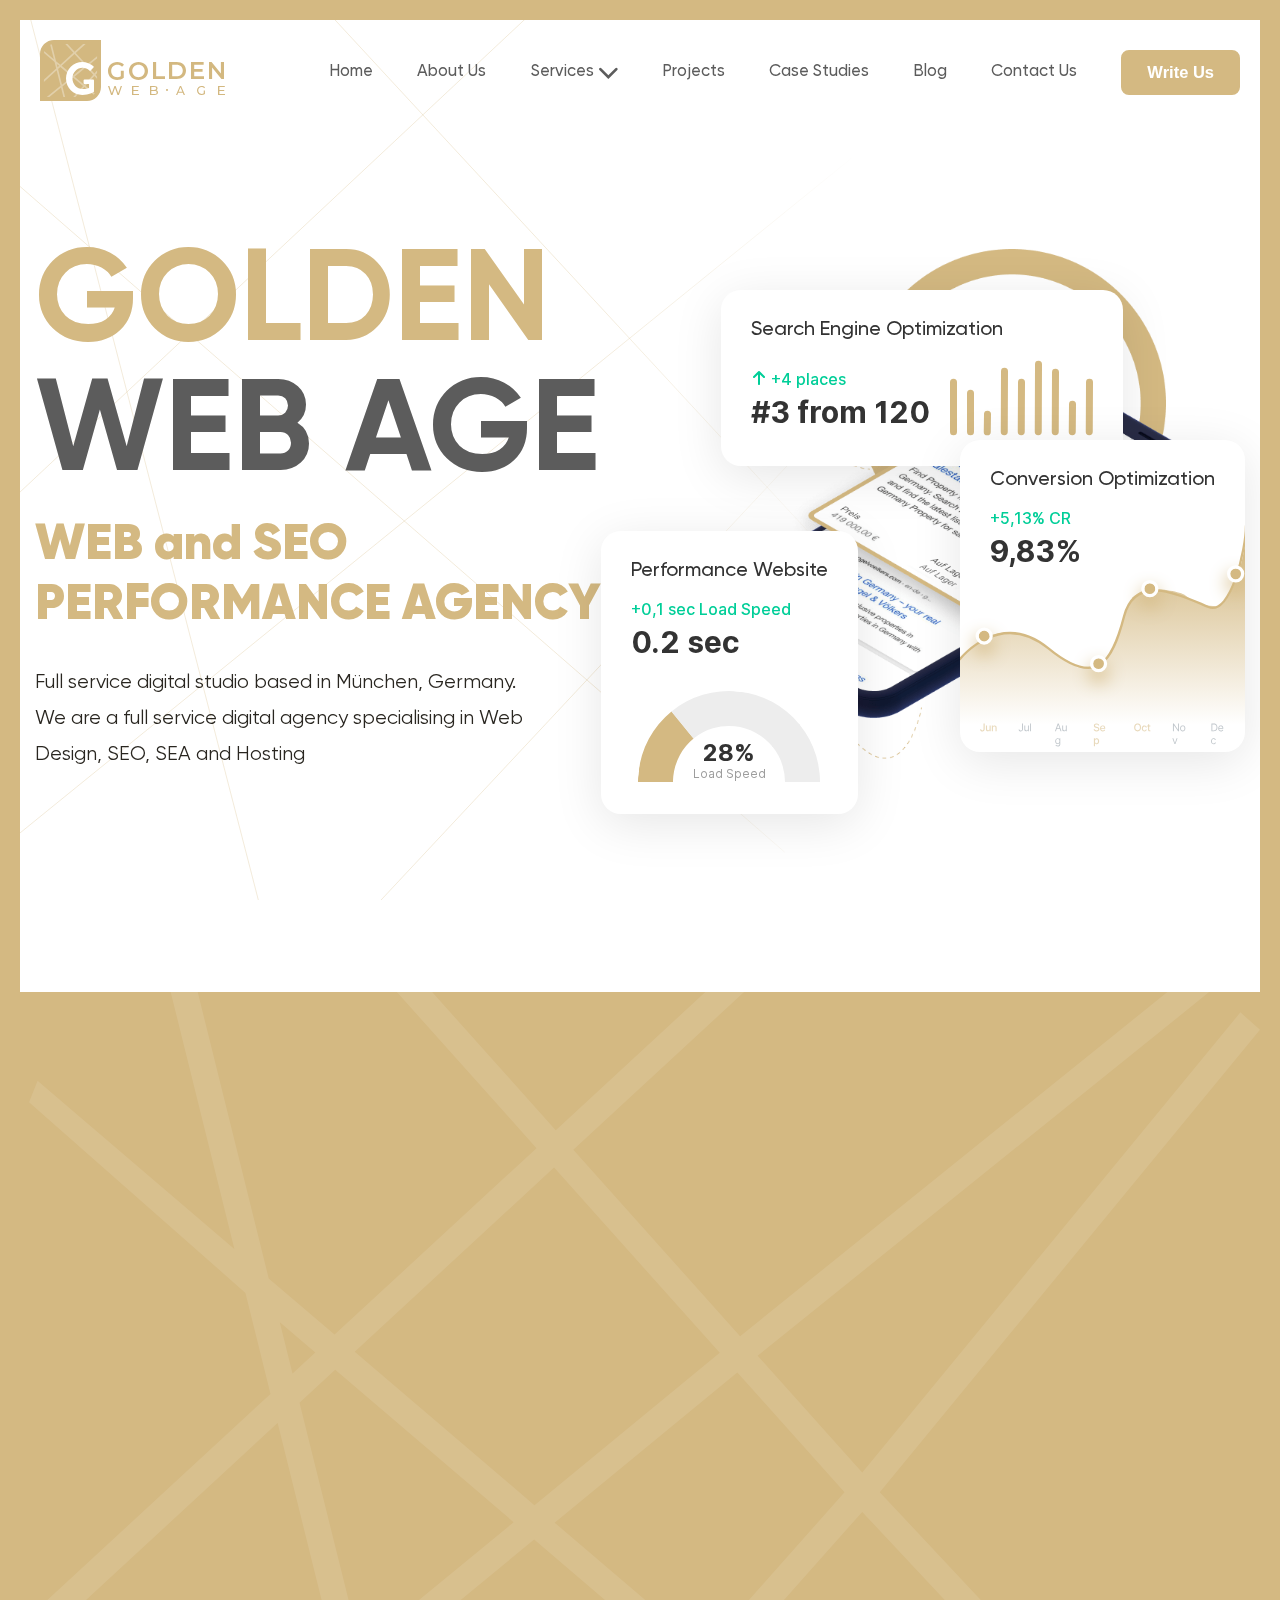
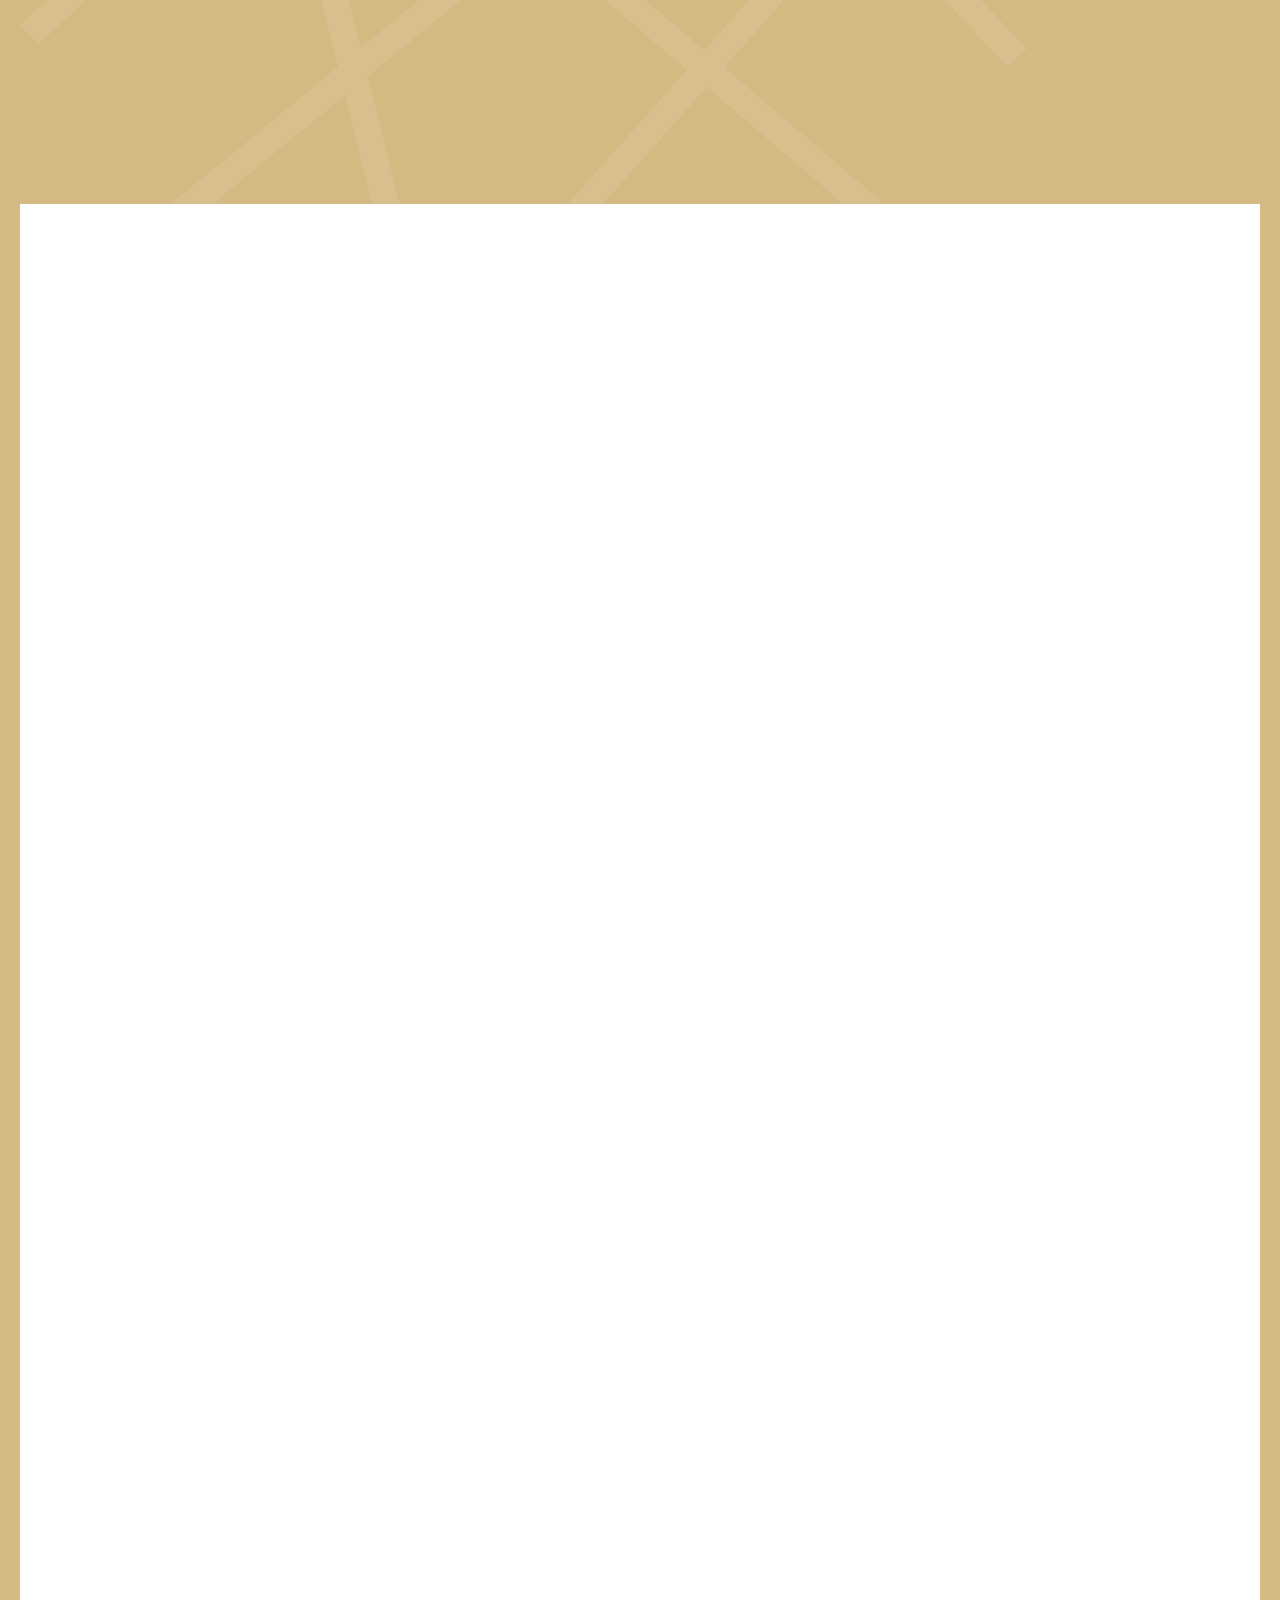
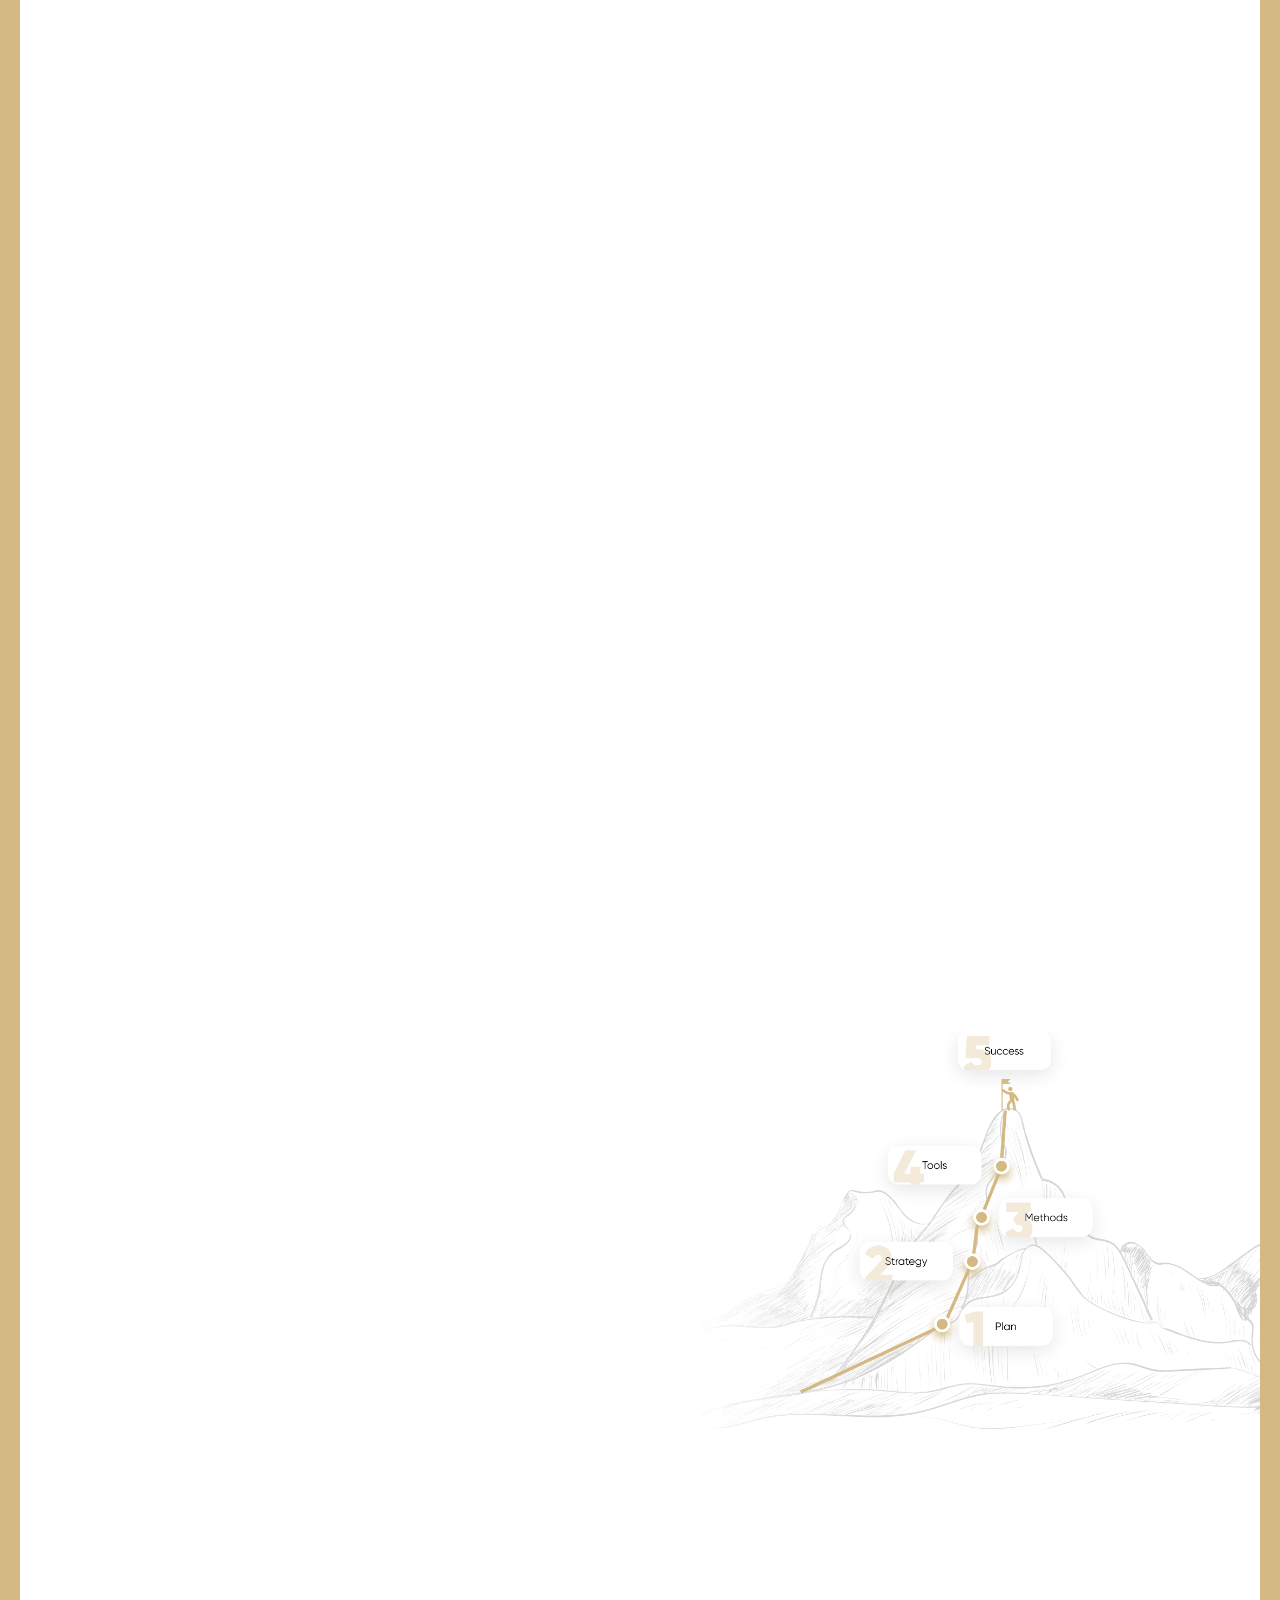
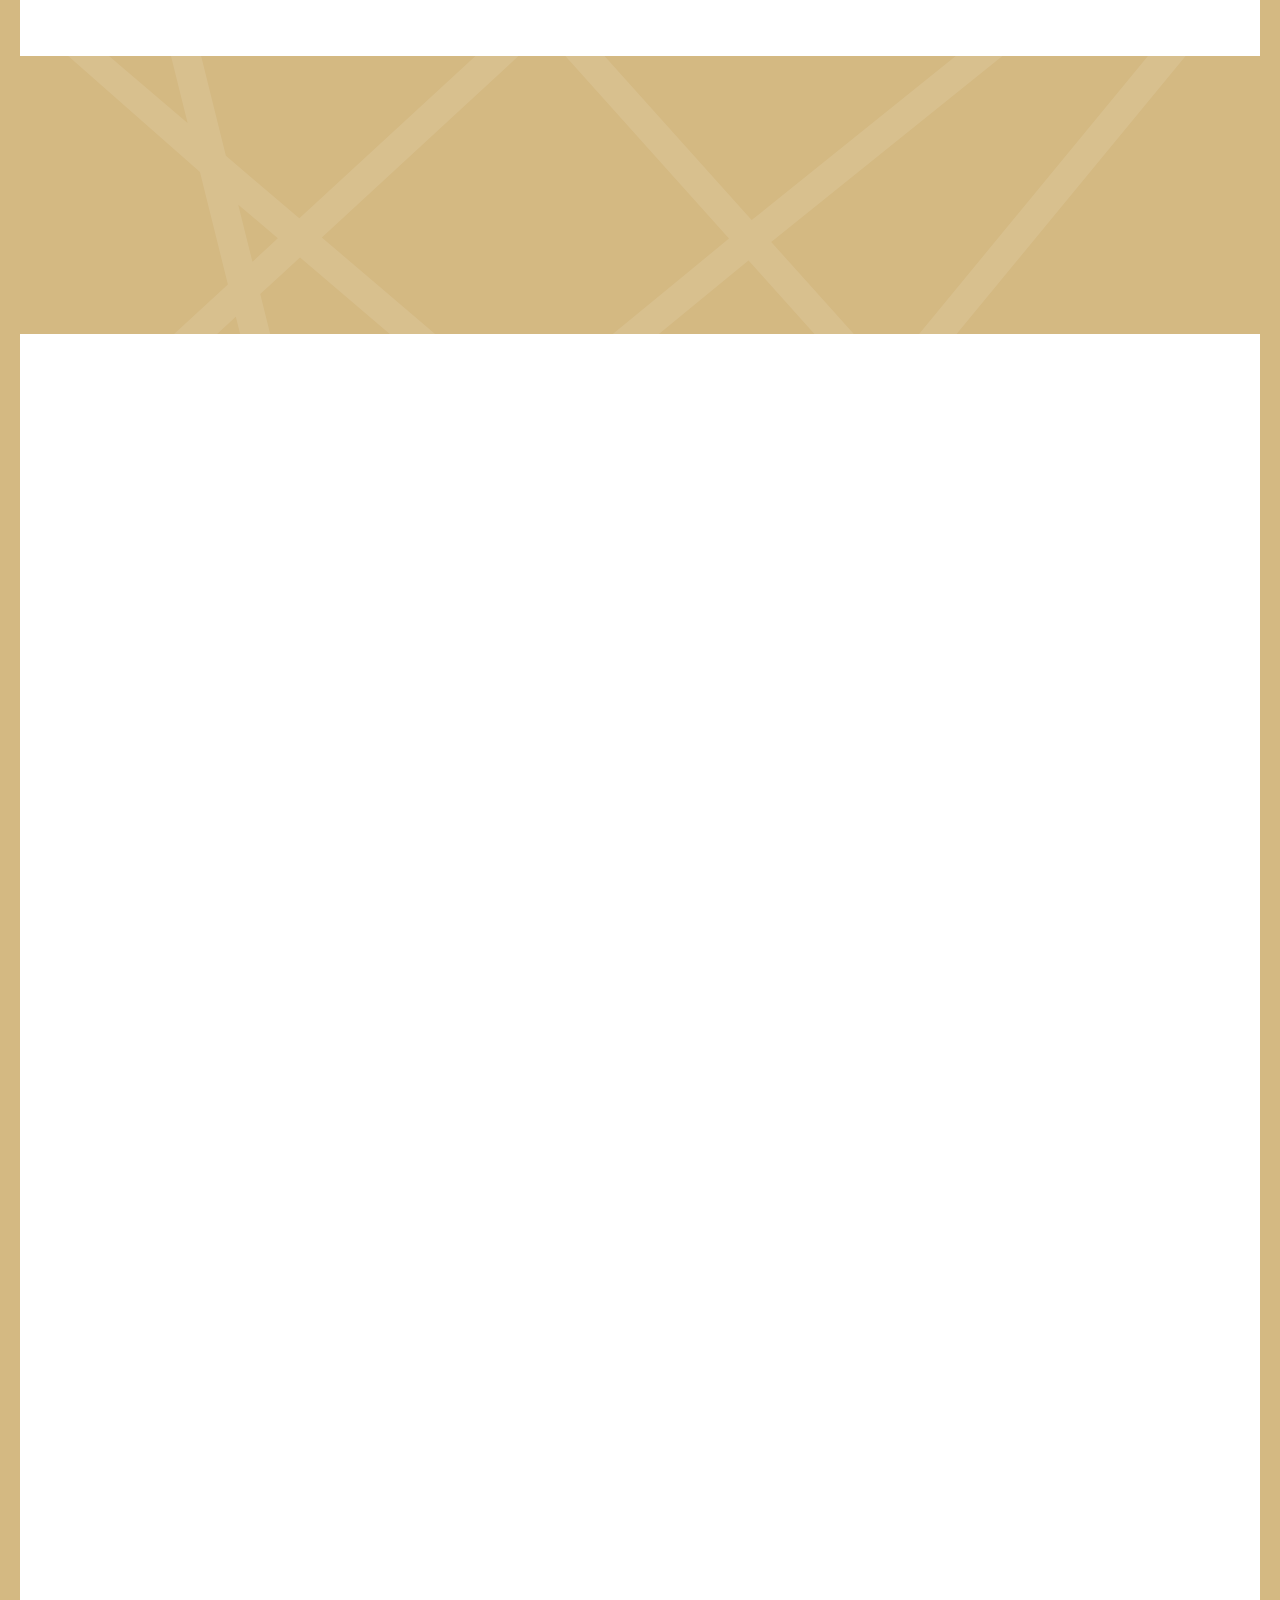
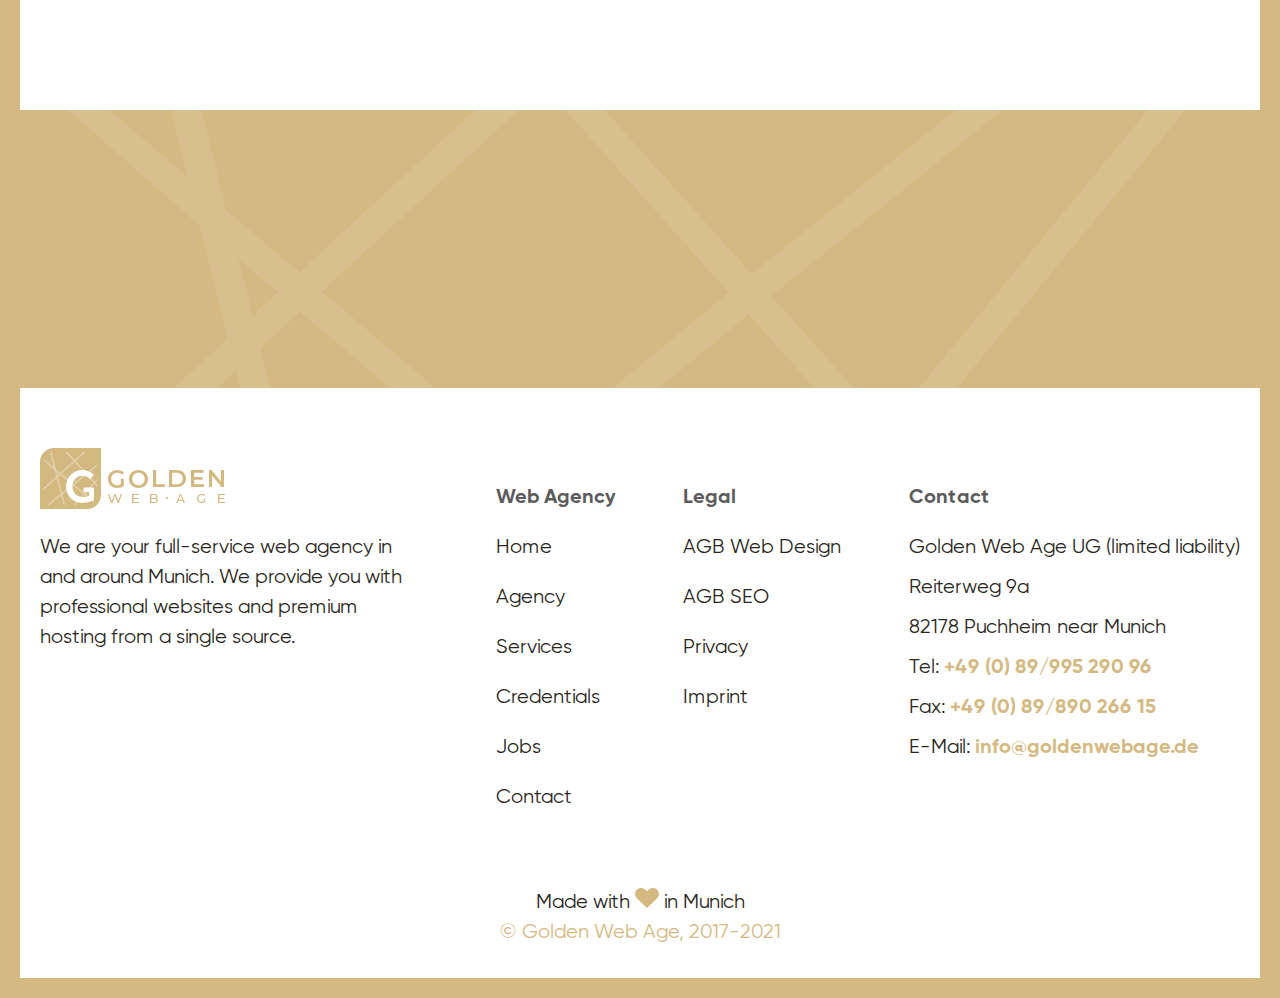
<file: index.html>
<!DOCTYPE html>
<html lang="en">

<head>
  <meta charset="UTF-8">
  <meta name="viewport" content="width=device-width, initial-scale=1.0">
  <link rel="shortcut icon" href="img/favicon.svg" type="image/x-icon">
  <meta http-equiv="X-UA-Compatible" content="ie=edge">
  <meta name="theme-color" content="#111111">
  <title>Golden Age</title>

  <!-- LinkStyles -->
  <link rel="stylesheet" href="css/vendor.css">
  <link rel="stylesheet" href="css/main.css">
</head>

<body>
  <div class="site-container">
    <!--===== Header =====-->
    <header class="header">
  <div class="container header-container">
    <a href="index.html" class="header__logo">
      <img src="img/logo.svg" alt="Logo" class="logo__icon">
    </a>
    <nav class="nav">
      <div class="nav-top">
        <div class="nav__logo">
          <img src="img/logo.svg" alt="Logo" class="logo__icon">
        </div>
        <div class="burger">
          <span class="burger__line"></span>
        </div>
      </div>
      <ul class="nav-list">
        <li class="nav__item">
          <a href="index.html" class="nav__link">Home</a>
        </li>
        <li class="nav__item">
          <a href="about.html" class="nav__link">About Us</a>
        </li>
        <li class="nav__item dropdown dropdown__btn">
          <a href="" class="nav__link">Services</a><span class="icon-icon__arrow"></span>
          <ul class="dropdown-list"><a class="mobile__back"><span class="icon-icon__arrow"></span>Go back</a><p>Services</p>
            <li class="dropdown__item">
              <a href="webdesign.html" class="dropdown__link">UX/UI Web Design</a>
            </li>
            <li class="dropdown__item">
              <a href="" class="dropdown__link">Online Marketing</a>
            </li>
            <li class="dropdown__item">
              <a href="" class="dropdown__link">SEO</a>
            </li>
            <li class="dropdown__item">
              <a href="" class="dropdown__link">Web Hosting, Maintenance & Care</a>
            </li>
            <li class="dropdown__item">
              <a href="" class="dropdown__link">Conversion Optimization</a>
            </li>
            <li class="dropdown__item">
              <a href="" class="dropdown__link">Web Analytics & Business Intelligence</a>
            </li>
          </ul>
        </li>
        <li class="nav__item">
          <a href="" class="nav__link">Projects</a>
        </li>
        <li class="nav__item">
          <a href="" class="nav__link">Case Studies</a>
        </li>
        <li class="nav__item">
          <a href="" class="nav__link">Blog</a>
        </li>
        <li class="nav__item">
          <a href="" class="nav__link">Contact Us</a>
        </li>
      </ul>
      <button class="nav__btn btn-reset modalTrigger" data-modal="#login">Write Us</button>
      <div class="nav__contacts">
        Golden Web Age UG (limited liability)
        <br>Reiterweg 9a
        <br>82178 Puchheim near Munich
        <br>Tel: <a href="tel:+4908999529096">+49 (0) 89/995 290 96</a>
        <br>Fax: <a href="tel:+4908989026615">+49 (0) 89/890 266 15</a>
        <br>E-Mail: <a href="mailto:info@goldenwebage.de">info@goldenwebage.de</a>
      </div>
    </nav>
    <div class="mobile-nav">
      <button class="mobile-nav__btn btn-reset modalTrigger" data-modal="#login">Contact Us</button>
      <div class="burger">
        <span class="burger__line"></span>
      </div>
    </div>
  </div>
</header>

    <!--===== Main =====-->
    <main class="main">
      <!--===== Hero =====-->
      <section class="hero">
  <div class="hero-background">
    <img src="img/hero-background.svg" alt="Background" class="hero__background">
  </div>
  <div class="container hero-container">
    <div class="hero-text">
      <div class="site__title" data-aos="fade-up" data-aos-delay="200">Golden
        <br><span>Web Age</span>
      </div>
      <div class="site__subtitle" data-aos="fade-up" data-aos-delay="300">WEB and SEO PERFORMANCE AGENCY</div>
      <div class="site__description" data-aos="fade-up" data-aos-delay="400">Full service digital studio based in München, Germany. We are a full service digital agency specialising in Web Design, SEO, SEA and Hosting</div>
    </div>
    <div class="hero-content">
      <img src="img/hero-phone.png" alt="Phone Image" class="hero__image" data-aos="zoom-out" data-aos-delay="500" data-aos-easing="ease-out">
      <img src="img/withoutcircle.png" alt="Phone Image" class="hero__image-second" data-aos="zoom-out" data-aos-delay="500" data-aos-easing="ease-out">
      <div class="hero-tab hero-tab-first" data-aos="fade-right" data-aos-delay="700">
        <div class="hero-tab__title">Search Engine Optimization</div>
        <div class="hero-tab-content">
          <div class="hero-tab-text">
            <div class="hero-tab__green"><span class="icon-arrow-up2"></span> +4 places</div>
            <div class="hero-tab__grey">#3 from 120</div>
          </div>
          <img src="img/tab-first.svg" alt="" class="hero-tab__image">
        </div>
      </div>
      <div class="hero-tab hero-tab-second" data-aos="fade-left" data-aos-delay="700">
        <div class="hero-tab__title">Conversion Optimization</div>
        <div class="hero-tab-content">
          <div class="hero-tab-text">
            <div class="hero-tab__green">+5,13% CR</div>
            <div class="hero-tab__grey">9,83%</div>
          </div>
        </div>
      </div>
      <div class="hero-tab hero-tab-third" data-aos="fade-right" data-aos-delay="700">
        <div class="hero-tab__title">Performance Website</div>
        <div class="hero-tab-content">
          <div class="hero-tab-text">
            <div class="hero-tab__green">+0,1 sec Load Speed</div>
            <div class="hero-tab__grey">0.2 sec</div>
          </div>
          <div class="progress">
            <div class="barOverflow">
              <div class="bar"></div>
            </div>
            <div class="bar__percent"><span>97</span>%</div>
            <div class="bar__title">Load Speed</div>
          </div>
        </div>
      </div>
    </div>
    <div class="hero__description">Full service digital studio based in München, Germany. We are a full service digital agency specialising in Web Design, SEO, SEA and Hosting</div>
  </div>
</section>
      <!--===== We Provide =====-->
      <section class="provide">
  <div class="container provide-container">
    <div class="provide-text">
      <div class="site__subtitle" data-aos="fade-up" data-aos-delay="200">We Provide</div>
      <div class="site__title" data-aos="fade-up" data-aos-delay="200">Individual
        <br><span>Solutions</span>
      </div>
    </div>
    <div class="site__description" data-aos="fade-left" data-aos-delay="300">The Golden Web Age is your first point of contact for all topics related to search engine optimization (SEO) and web design. We provide you with an individual online presence and take care of the security of your website, the graphic design and the conversion optimization.
      <br>
      <br>We have already been able to win over numerous well-known companies with a wide variety of projects and support these companies individually in their entire online business.
      <br>
      <br>Get in touch with us so that golden times begin for you too!</div>
  </div>
</section>
      <!--===== Recent Works =====-->
      <section class="works">
  <div class="container works-container">
    <div class="site__title" data-aos="fade-up" data-aos-delay="200">Recent <span>Works</span></div>
    <div class="works-content">
      <div class="works-card">
        <div class="works__image" data-aos="fade-up" data-aos-delay="300">
          <img src="img/works-first.png" alt="Miomente GmbH Screen">
        </div>
        <div class="works-text" data-aos="fade-right" data-aos-delay="400">
          <div class="works__title">Miomente GmbH</div>
          <div class="works__description">Cro Consultins, Web Design/ Programming, Tracking</div>
          <ul class="works-list">
            <li class="works__item">Magento</li>
            <li class="works__item">HTML/CSS</li>
            <li class="works__item">JS</li>
            <li class="works__item">Google Analytics</li>
            <li class="works__item">Google Tag Manager</li>
          </ul>
          <a href="" class="arrow__link">View Live Website<span class="icon-Arrow-1"></span></a>  
        </div>
      </div>
      <div class="works-card">
        <div class="works__image" data-aos="fade-up" data-aos-delay="300">
          <img src="img/works-second.png" alt="Grünbeck water treatment GmbH Screen">
        </div>
        <div class="works-text" data-aos="fade-left" data-aos-delay="400">
          <div class="works__title">Grünbeck water treatment GmbH</div>
          <div class="works__description">Web Design, User Experience, Web Development</div>
          <ul class="works-list">
            <li class="works__item">HTML/CSS</li>
            <li class="works__item">JS</li>
          </ul>
          <a href="" class="arrow__link">View Live Website<span class="icon-Arrow-1"></span></a>
        </div>
      </div>
    </div>
  </div>
</section>
      <!--===== Our Services =====-->
      <section class="services">
  <div class="container services-container">
    <div class="services-text">
      <div class="site__title" data-aos="fade-up" data-aos-delay="200">Our <span>Services</span></div>
      <a href="" class="arrow__link" data-aos="fade-left" data-aos-delay="300">View All Services<span class="icon-Arrow-1"></span></a>  
    </div>
    <div class="services-content">
      <div class="services-tab" data-aos="fade-up" data-aos-delay="400">
        <a href="" class="services-tab-content">
          <div class="services-tab__icon">
            <img src="img/services-first.svg" alt="UX/UI Web Design">
          </div>
          <div class="services-tab__title">UX/UI Web Design</div>
          <div class="services-tab__description">Do you want a professional online presence? Together with you we develop your individual web design - according to your wishes. Alternatively, we can also revise your existing layout and bring your online presence up to date with the latest technology.</div>
        </a>
        <a href="" class="arrow__link">Learn More<span class="icon-Arrow-1"></span></a>
      </div>
      <div class="services-tab" data-aos="fade-up" data-aos-delay="400">
        <a href="" class="services-tab-content">
          <div class="services-tab__icon">
            <img src="img/services-second.svg" alt="Online Marketing">
          </div>
          <div class="services-tab__title">Online Marketing</div>
          <div class="services-tab__description">Do you have a nice website and still not found by your customers?
            <br>
            <br>We support you with ideal online marketing measures so that you can pick up your target group there - where it is: ONLINE!
          </div>
        </a>
        <a href="" class="arrow__link">Learn More<span class="icon-Arrow-1"></span></a>
      </div>
      <div class="services-tab" data-aos="fade-up" data-aos-delay="400">
        <a href="" class="services-tab-content">
          <div class="services-tab__icon">
            <img src="img/services-third.svg" alt="SEO">
          </div>
          <div class="services-tab__title">SEO</div>
          <div class="services-tab__description">We specialize in particular in optimizing your visibility in search engines. We work with you to develop a strategy that will bring you many organic visitors in the long term. You will also receive monthly reports on the success of the measures.</div>
        </a>
        <a href="" class="arrow__link">Learn More<span class="icon-Arrow-1"></span></a>
      </div>
    </div>
  </div>
</section>
      <!--===== Why Us =====-->
      <section class="whyus">
  <div class="container whyus-container">
    <div class="whyus-text">
      <div class="site__title" data-aos="fade-up" data-aos-delay="200"><span>Why clients</span>
        <br>Choose Us?
      </div>
      <div class="whyus-tab" data-aos="fade-right" data-aos-delay="300">
        <div class="whyus-tab-text">
          <div class="whyus-tab__description">I know half of my advertising is money thrown away. I just don't know which half.</div>
          <div class="whyus-tab__author">- Henry Ford</div>
        </div>
        <div class="whyus-tab__photo">
          <img src="img/photo.png" alt="Henry Ford">
        </div>
      </div>
      <div class="site__description" data-aos="fade-right" data-aos-delay="400">Without a solid quantitative database, you should no longer make decisions about your product, marketing or optimization measures. A number-based strategy is always an important part of our offering so that you have full transparency about your online activities at all times. Whether for design, search engine optimization or online marketing - you will always receive a report from us on the results of our measures.</div>
    </div>
    <div class="whyus__image">
      <img src="img/whyus-image.png" alt="Graph">
    </div>
  </div>
</section>
      <!--===== Contact Us =====-->
      <section class="contactus">
  <div class="container contactus-container">
    <div class="contactus-content">
      <div class="contactus__description" data-aos="fade-up" data-aos-delay="200">Like what we do? Don't hesitate to Contact Us!</div>
      <button class="contactus__btn btn-reset modalTrigger" data-modal="#login" data-aos="fade-up" data-aos-delay="300">Contact Us</button>
    </div>
  </div>
</section>
      <!--===== Our Clients =====-->
      <section class="clients">
  <div class="container clients-container">
    <div class="clients-text">
      <div class="site__title" data-aos="fade-up" data-aos-delay="200"><span>Our</span> Clients</div>
      <a href="#" class="clients-tab" data-aos="fade-left" data-aos-delay="300">
        <div class="clients-tab-top">
          <div class="clients-tab__icon">
            <img src="img/google.svg" alt="Google Logo">
          </div>
          <div class="clients-tab__title">Customer testimonials</div>
        </div>
        <div class="clients-tab-bottom">
          <div class="clients-tab-stars">5.0 
            <img src="img/stars.svg" alt="Rating Star">
            <img src="img/stars.svg" alt="Rating Star">
            <img src="img/stars.svg" alt="Rating Star">
            <img src="img/stars.svg" alt="Rating Star">
            <img src="img/stars.svg" alt="Rating Star">
          </div>
          <div class="arrow__link">Learn More <span class="icon-Arrow-1"></span></div>
        </div>
      </a>
    </div>
  </div>
  <div class="clients-content">
    <div class="swiper-container swiper-clients" data-aos="fade-up" data-aos-delay="400">
      <div class="swiper-wrapper">
        <div class="swiper-slide">
          <div class="clients-slide-container">
            <div class="clients-slide__photo">
              <img src="img/testimonials-photo.png" alt="Author Photo">
            </div>
            <div class="clients-slide__author">Michael Gobran</div>
            <div class="clients-slide-rating">
              <div class="clients-slide__icon">
                <img src="img/google.svg" alt="Google Logo">
              </div>
              <div class="clients-slide-stars">5.0 
                <img src="img/stars.svg" alt="Rating Star">
                <img src="img/stars.svg" alt="Rating Star">
                <img src="img/stars.svg" alt="Rating Star">
                <img src="img/stars.svg" alt="Rating Star">
                <img src="img/stars.svg" alt="Rating Star">
              </div>
            <div class="clients-slide__description">Die Zusammenarbeit mit Golden Web Age war bislang immer von Erfolg gekrönt. Das Team arbeitet äußerst akribisch und blickt durch das Stellen kritischer Fragen auch über den Tellerrand hinaus. Genau so stellen wir uns eine professionelle Zusammenarbeit vor. Klare Empfehlung!</div>
          </div>
          </div>
        </div>
        <div class="swiper-slide">
          <div class="clients-slide-container">
            <div class="clients-slide__photo">
              <img src="img/testimonials-photo.png" alt="Author Photo">
            </div>
            <div class="clients-slide__author">Michael Gobran</div>
            <div class="clients-slide-rating">
              <div class="clients-slide__icon">
                <img src="img/google.svg" alt="Google Logo">
              </div>
              <div class="clients-slide-stars">5.0
                <img src="img/stars.svg" alt="Rating Star">
                <img src="img/stars.svg" alt="Rating Star">
                <img src="img/stars.svg" alt="Rating Star">
                <img src="img/stars.svg" alt="Rating Star">
                <img src="img/stars.svg" alt="Rating Star">
            </div>
            <div class="clients-slide__description">Die Zusammenarbeit mit Golden Web Age war bislang immer von Erfolg gekrönt. Das Team arbeitet äußerst akribisch und blickt durch das Stellen kritischer Fragen auch über den Tellerrand hinaus. Genau so stellen wir uns eine professionelle Zusammenarbeit vor. Klare Empfehlung!</div>
          </div>
          </div>
        </div>
        <div class="swiper-slide">
          <div class="clients-slide-container">
            <div class="clients-slide__photo">
              <img src="img/testimonials-photo.png" alt="Author Photo">
            </div>
            <div class="clients-slide__author">Michael Gobran</div>
            <div class="clients-slide-rating">
              <div class="clients-slide__icon">
                <img src="img/google.svg" alt="Google Photo">
              </div>
              <div class="clients-slide-stars">5.0
                <img src="img/stars.svg" alt="Rating Star">
                <img src="img/stars.svg" alt="Rating Star">
                <img src="img/stars.svg" alt="Rating Star">
                <img src="img/stars.svg" alt="Rating Star">
                <img src="img/stars.svg" alt="Rating Star">
            </div>
            <div class="clients-slide__description">Die Zusammenarbeit mit Golden Web Age war bislang immer von Erfolg gekrönt. Das Team arbeitet äußerst akribisch und blickt durch das Stellen kritischer Fragen auch über den Tellerrand hinaus. Genau so stellen wir uns eine professionelle Zusammenarbeit vor. Klare Empfehlung!</div>
          </div>
        </div>
        </div>
      </div>
      <div class="swiper-button-prev swiper-clients-prev"></div>
      <div class="swiper-button-next swiper-clients-next"></div>
    </div>
    <div class="clients-companies" data-aos="fade-up" data-aos-delay="400">
      <div class="clients-companies-container">
        <a href="#" class="clients-companies__link"><img src="img/clients-company-first.svg" alt="Grunbecr"></a>
        <a href="#" class="clients-companies__link"><img src="img/clients-company-second.svg" alt="Versicherungen Mit Kopf"></a>
        <a href="#" class="clients-companies__link"><img src="img/clients-company-third.svg" alt="Sebastian Helbig"></a>
        <a href="#" class="clients-companies__link"><img src="img/clients-company-fourth.svg" alt="Fachschaft TUM"></a>
        <a href="#" class="clients-companies__link"><img src="img/clients-company-fifth.svg" alt="Bauconcept"></a>
        <a href="#" class="clients-companies__link"><img src="img/clients-company-sixth.svg" alt="Autowelt Simon"></a>
        <a href="#" class="clients-companies__link"><img src="img/clients-company-seventh.svg" alt="LMU"></a>
        <a href="#" class="clients-companies__link"><img src="img/clients-company-eight.svg" alt="IGT3fleet"></a>
        <a href="#" class="clients-companies__link"><img src="img/clients-company-nineth.svg" alt="iBaby"></a>
        <a href="#" class="clients-companies__link"><img src="img/clients-company-ten.svg" alt="Miomenter"></a>
      </div>
    </div>
  </div>
</section>
      <!--===== Contact Us =====-->
      <section class="contactus">
  <div class="container contactus-container">
    <div class="contactus-content">
      <div class="contactus__description" data-aos="fade-up" data-aos-delay="200">Interested in Our Services? Contact Us!</div>
      <button class="contactus__btn btn-reset modalTrigger" data-modal="#login" data-aos="fade-up" data-aos-delay="300">Contact Us</button>
    </div>
  </div>
</section>
    </main>
    <!--===== Footer =====-->
    <footer class="footer">
  <div class="container footer-container">
    <div class="footer-content">
      <div class="footer-info">
        <a href="" class="footer__logo">
          <img src="img/logo.svg" alt="GoldenWebAge Logo">
        </a>
        <div class="footer__description">We are your full-service web agency in and around Munich. We provide you with professional websites and premium hosting from a single source.</div>
      </div>
      <ul class="footer-list">Web Agency
        <li class="footer__item">
          <a href="" class="footer__link">Home</a>
        </li>
        <li class="footer__item">
          <a href="" class="footer__link">Agency</a>
        </li>
        <li class="footer__item">
          <a href="" class="footer__link">Services</a>
        </li>
        <li class="footer__item">
          <a href="" class="footer__link">Credentials</a>
        </li>
        <li class="footer__item">
          <a href="" class="footer__link">Jobs</a>
        </li>
        <li class="footer__item">
          <a href="" class="footer__link">Contact</a>
        </li>
      </ul>
      <ul class="footer-list">Legal
        <li class="footer__item">
          <a href="" class="footer__link">AGB Web Design</a>
        </li>
        <li class="footer__item">
          <a href="" class="footer__link">AGB SEO</a>
        </li>
        <li class="footer__item">
          <a href="" class="footer__link">Privacy</a>
        </li>
        <li class="footer__item">
          <a href="" class="footer__link">Imprint</a>
        </li>
      </ul>
      <div class="footer-contacts"><span>Contact</span>
        <br>Golden Web Age UG (limited liability)
        <br>Reiterweg 9a
        <br>82178 Puchheim near Munich
        <br>Tel: <a href="tel:+4908999529096">+49 (0) 89/995 290 96</a>
        <br>Fax: <a href="tel:+4908989026615">+49 (0) 89/890 266 15</a>
        <br>E-Mail: <a href="mailto:info@goldenwebage.de">info@goldenwebage.de</a>
      </div>
    </div>
    <div class="footer-privacy">Made with <img src="img/heart.svg" alt=""> in Munich
      <br><span>© Golden Web Age, 2017-2021</span>
    </div>
  </div>
  <div class="modal modal-login" id="login">
    <div class="modal__body">
      <div class="modal__content animate-in">
        <div class="modal__close modal__close--cross">
          <img src="img/modal-close.svg" alt="close modal">
        </div>
        <div class="modal__title">Contact Us</div>
        <div class="modal__form">
          <form action="">
            <div class="form-group">
              <input type="text" class="form-control" name="contact-name" placeholder="Name" required="">
            </div>
            <div class="form-group">
              <input type="email" class="form-control" name="contact-email" placeholder="Email" required="">
            </div>
            <div class="form-group">
              <textarea name="contact-message" placeholder="Message" required=""></textarea>
            </div>
            <label class="form__checkbox">
              <input type="checkbox">
              <span class="modal__checkmark"></span>
              Ich habe die <a href="">Datenschutzerklärung</a> zur Kenntnis genommen. Ich stimme zu, dass meine Angaben zur Beantwortung meiner Anfrage erhoben und gespeichert werden.
            </label>
            <button type="submit" class="btn-reset">Please contact me</button>
          </form>
        </div>
      </div>
    </div>
  </div>
</footer>

  </div>

  <!-- Link Scripts -->
  <script src="js/vendor.js"></script>
  <script src="js/main.js"></script>
</body>

</html>
</file>
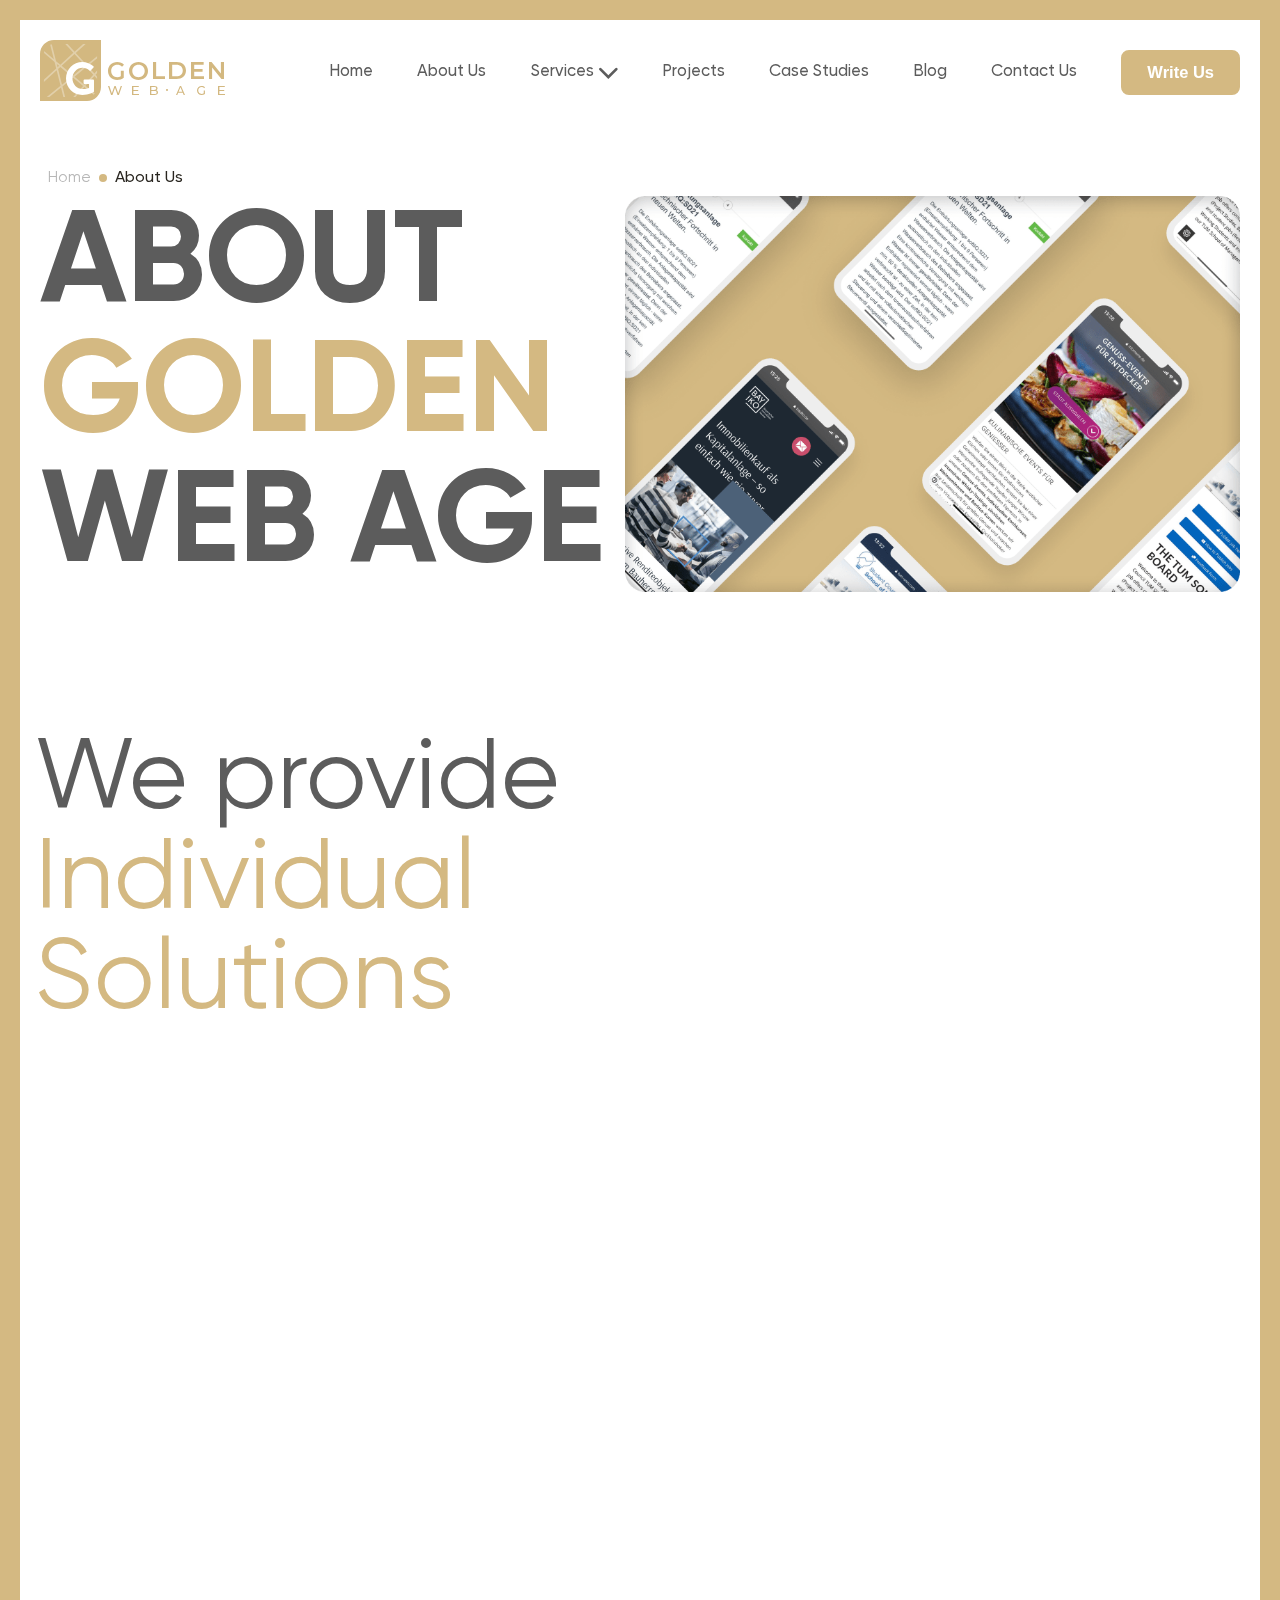
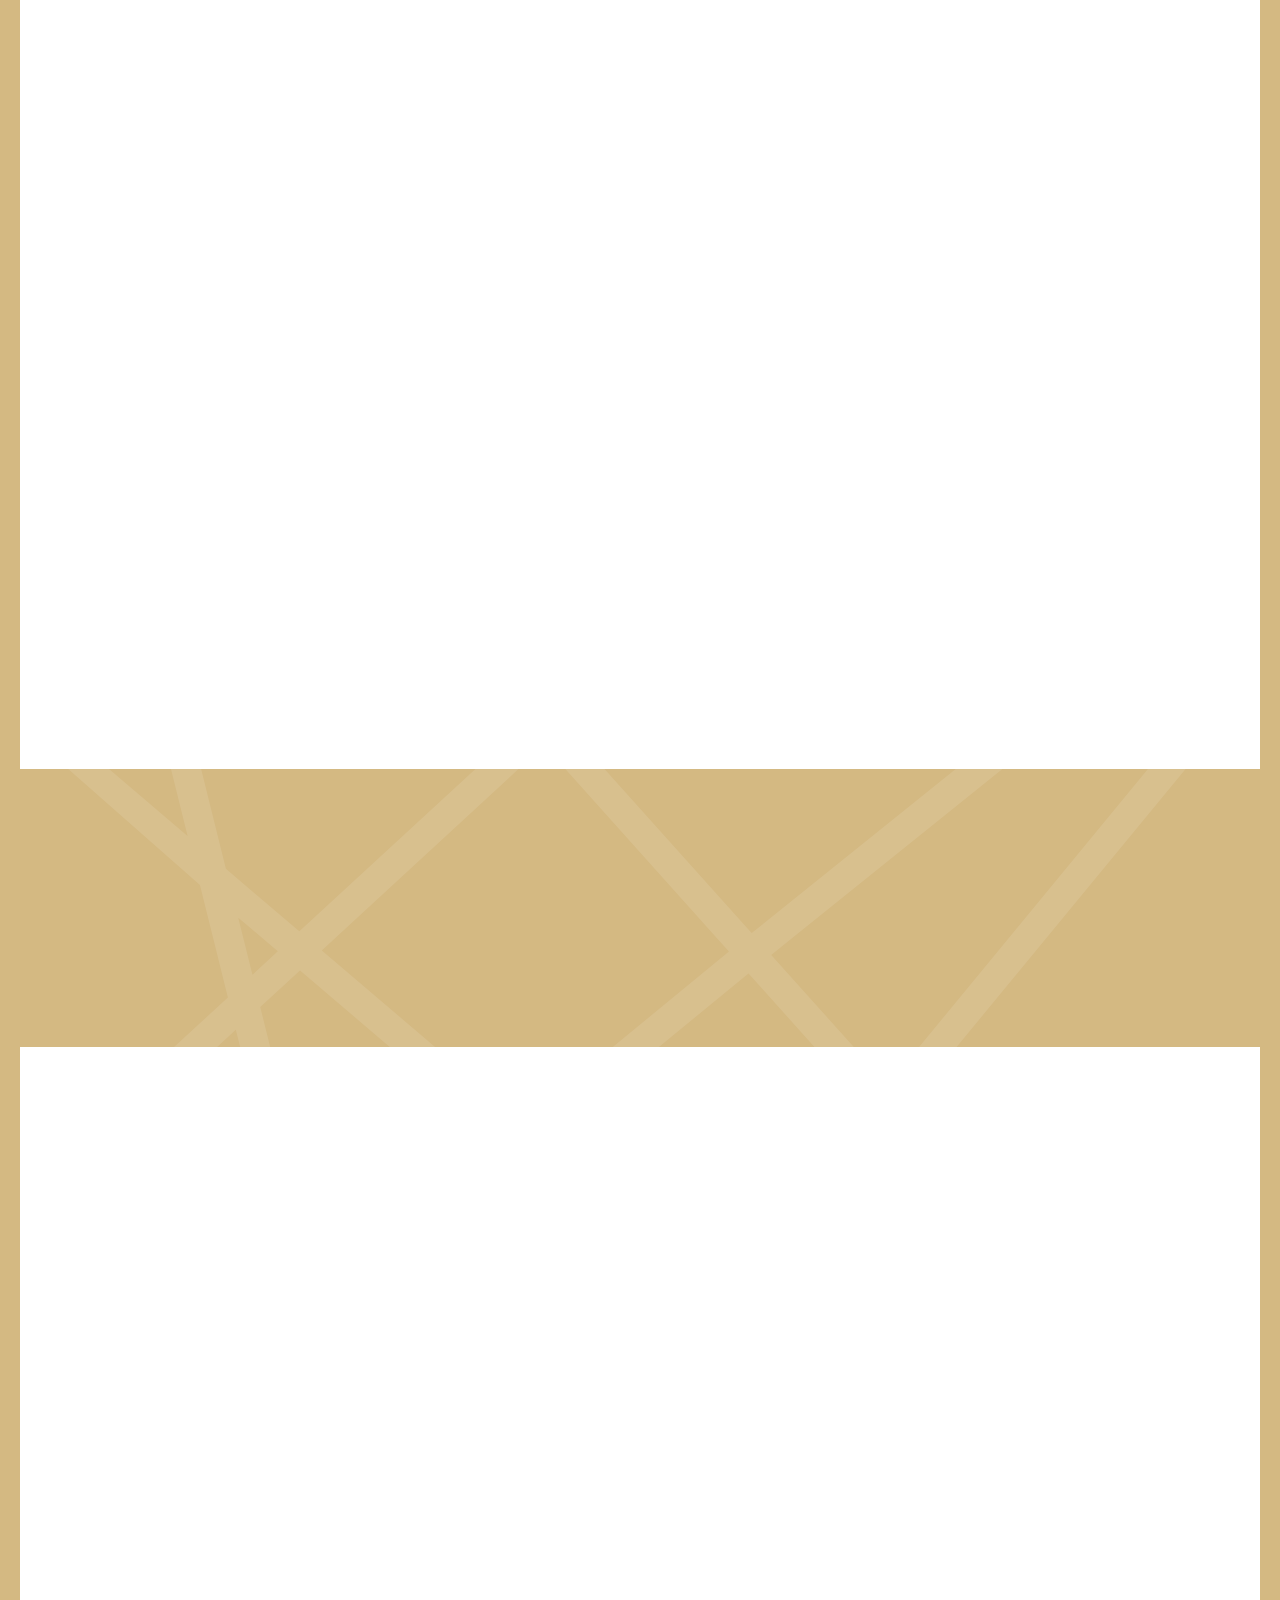
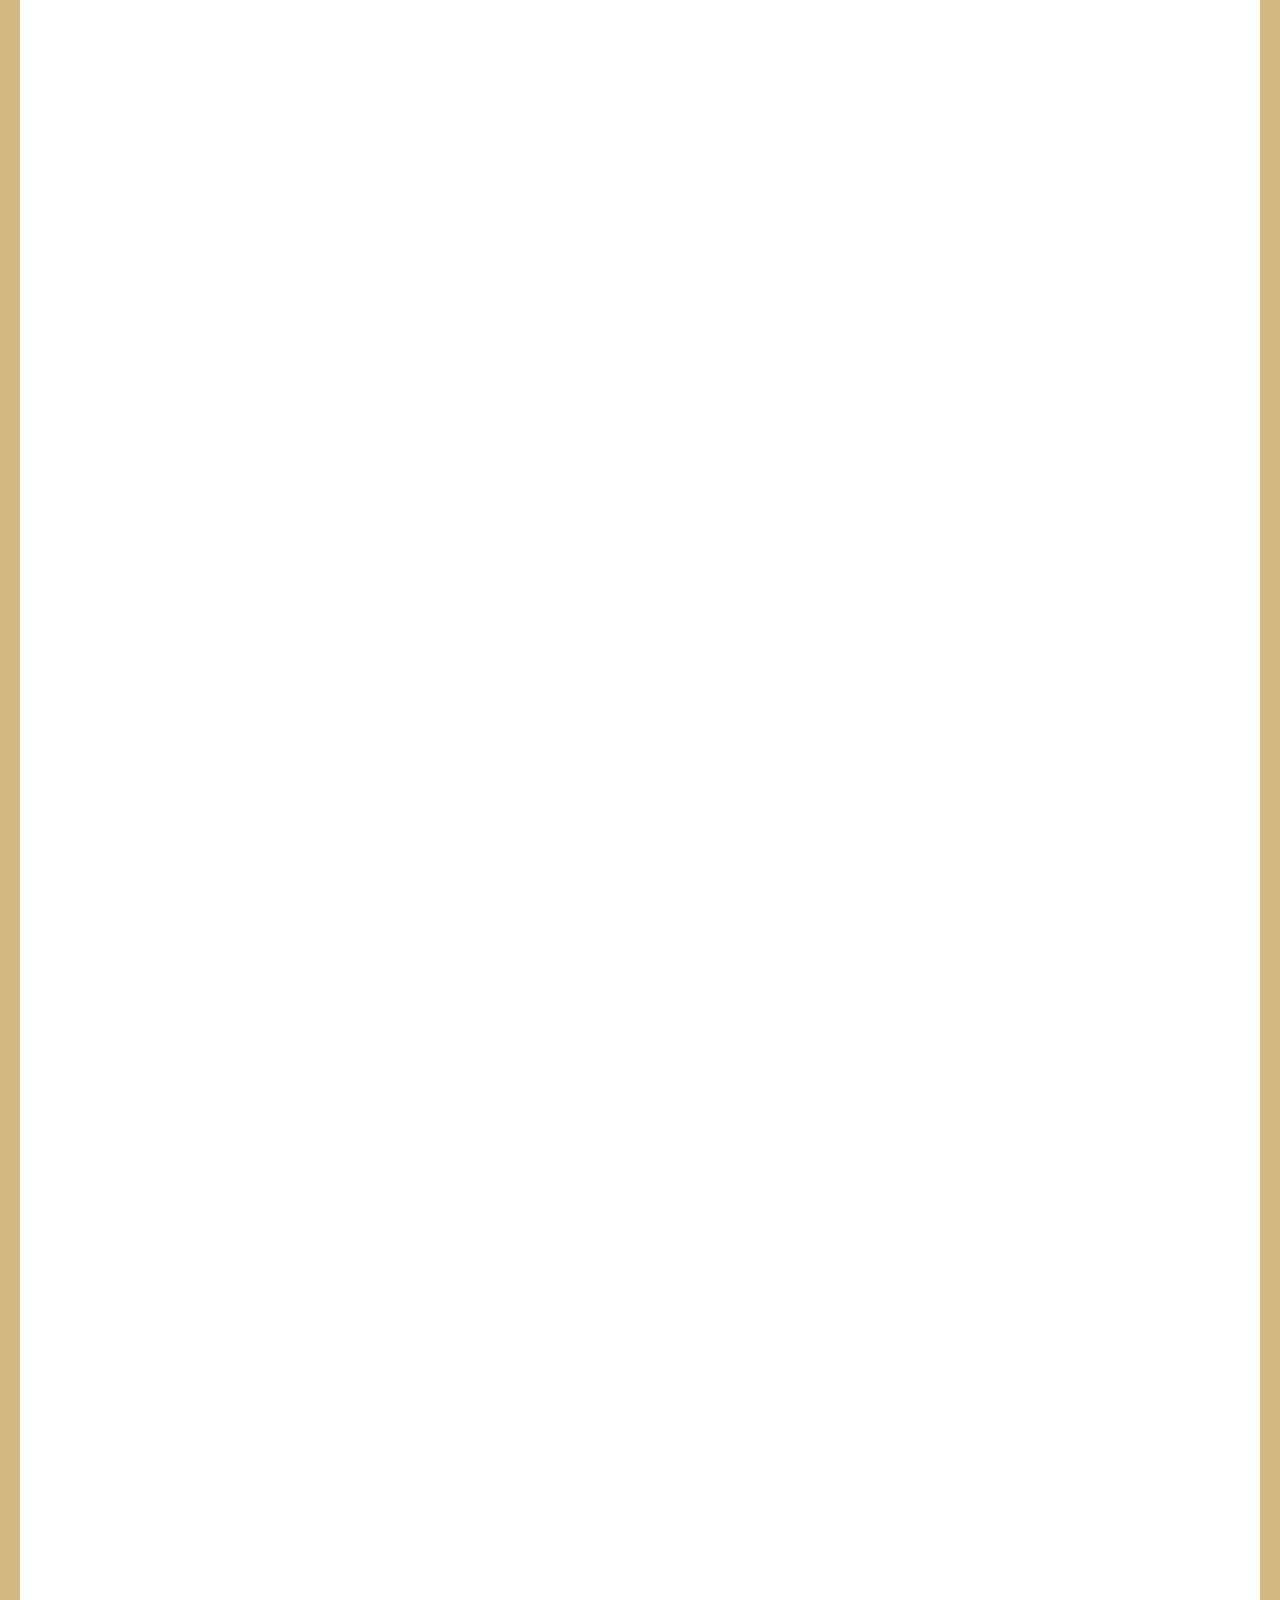
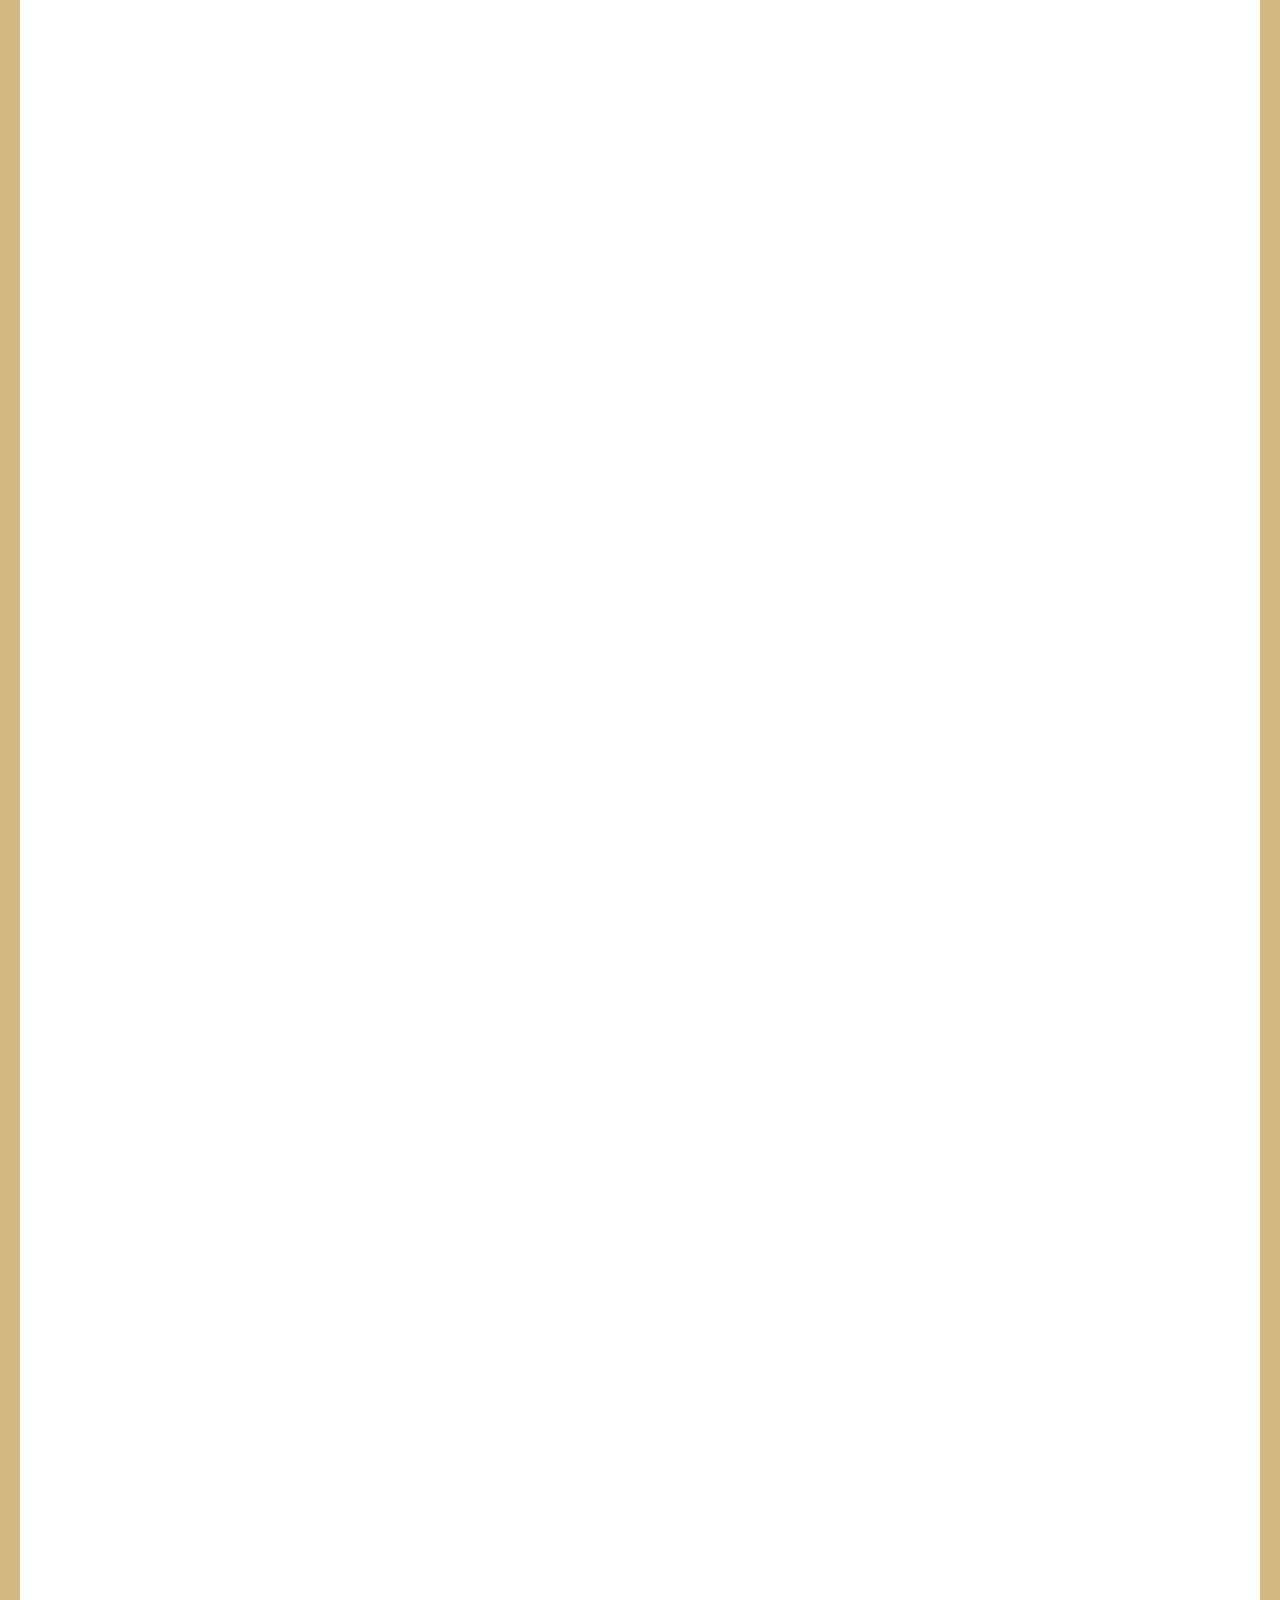
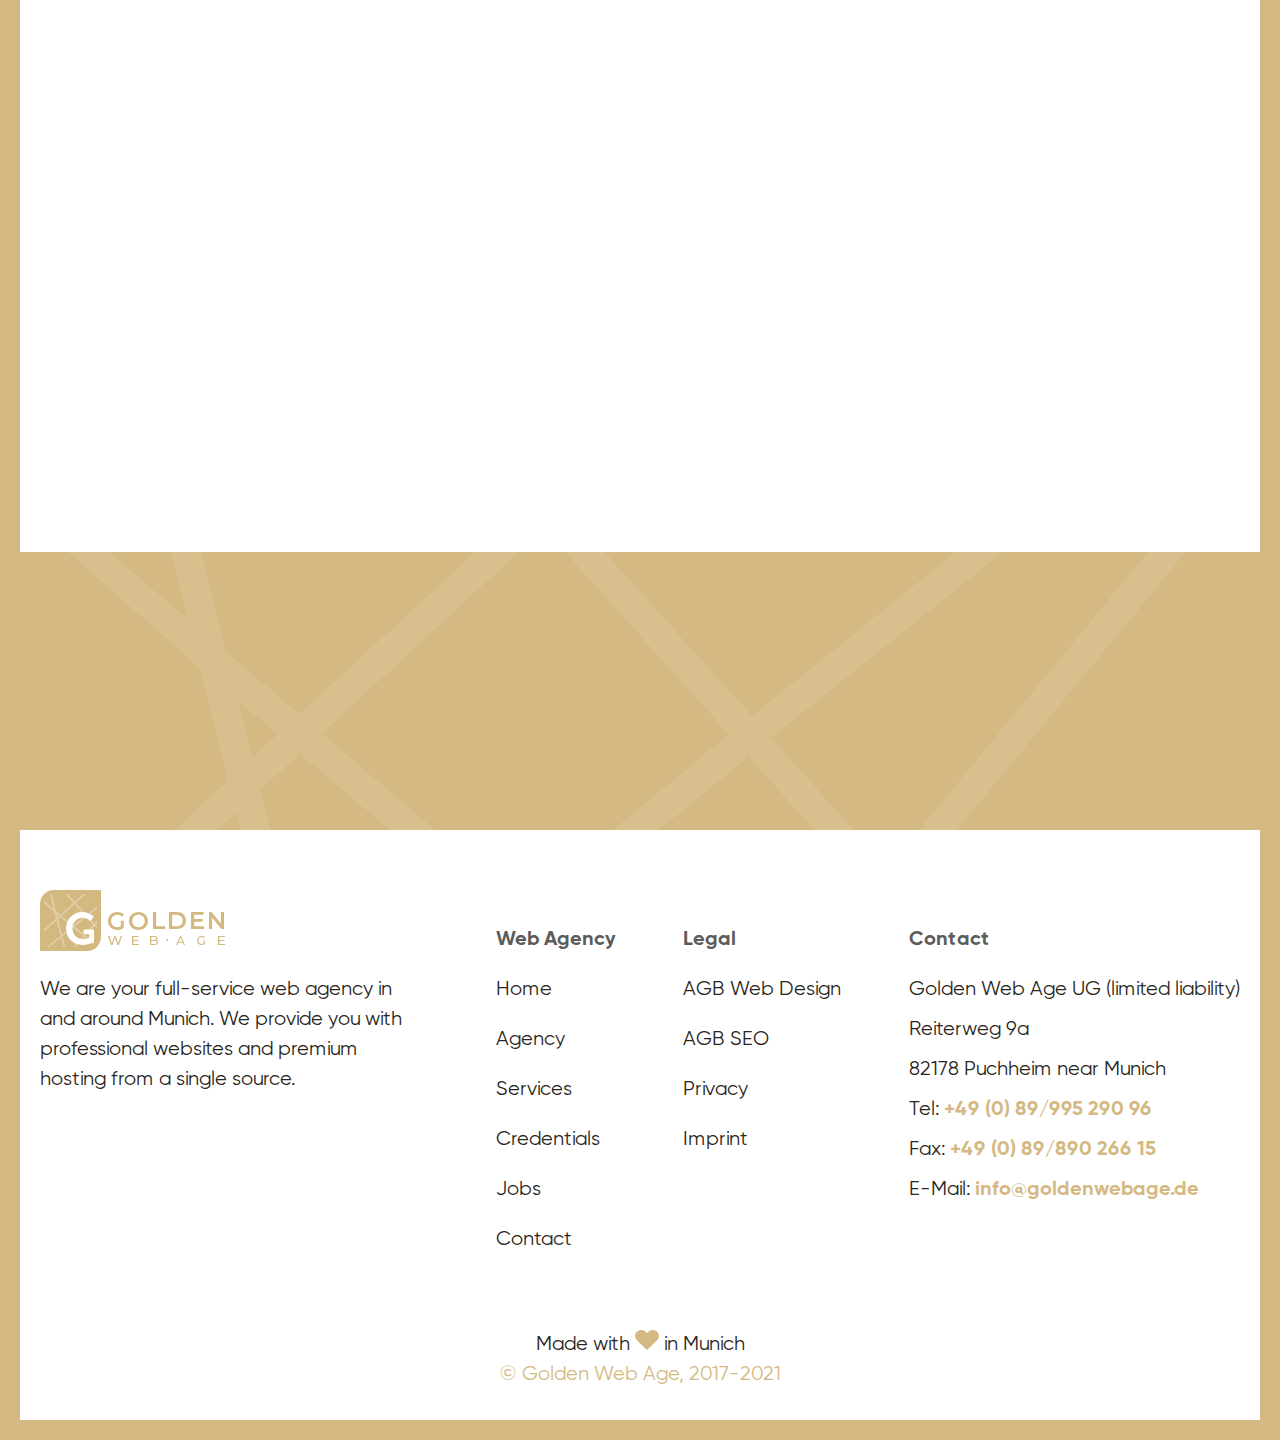
<file: about.html>
<!DOCTYPE html>
<html lang="en">

<head>
  <meta charset="UTF-8">
  <meta name="viewport" content="width=device-width, initial-scale=1.0">
  <link rel="shortcut icon" href="img/favicon.svg" type="image/x-icon">
  <meta http-equiv="X-UA-Compatible" content="ie=edge">
  <meta name="theme-color" content="#111111">
  <title>Golden Age</title>

  <!-- LinkStyles -->
  <link rel="stylesheet" href="css/vendor.css">
  <link rel="stylesheet" href="css/main.css">
</head>

<body>
  <div class="site-container">
    <!--===== Header =====-->
    <header class="header">
  <div class="container header-container">
    <a href="index.html" class="header__logo">
      <img src="img/logo.svg" alt="Logo" class="logo__icon">
    </a>
    <nav class="nav">
      <div class="nav-top">
        <div class="nav__logo">
          <img src="img/logo.svg" alt="Logo" class="logo__icon">
        </div>
        <div class="burger">
          <span class="burger__line"></span>
        </div>
      </div>
      <ul class="nav-list">
        <li class="nav__item">
          <a href="index.html" class="nav__link">Home</a>
        </li>
        <li class="nav__item">
          <a href="about.html" class="nav__link">About Us</a>
        </li>
        <li class="nav__item dropdown dropdown__btn">
          <a href="" class="nav__link">Services</a><span class="icon-icon__arrow"></span>
          <ul class="dropdown-list"><a class="mobile__back"><span class="icon-icon__arrow"></span>Go back</a><p>Services</p>
            <li class="dropdown__item">
              <a href="webdesign.html" class="dropdown__link">UX/UI Web Design</a>
            </li>
            <li class="dropdown__item">
              <a href="" class="dropdown__link">Online Marketing</a>
            </li>
            <li class="dropdown__item">
              <a href="" class="dropdown__link">SEO</a>
            </li>
            <li class="dropdown__item">
              <a href="" class="dropdown__link">Web Hosting, Maintenance & Care</a>
            </li>
            <li class="dropdown__item">
              <a href="" class="dropdown__link">Conversion Optimization</a>
            </li>
            <li class="dropdown__item">
              <a href="" class="dropdown__link">Web Analytics & Business Intelligence</a>
            </li>
          </ul>
        </li>
        <li class="nav__item">
          <a href="" class="nav__link">Projects</a>
        </li>
        <li class="nav__item">
          <a href="" class="nav__link">Case Studies</a>
        </li>
        <li class="nav__item">
          <a href="" class="nav__link">Blog</a>
        </li>
        <li class="nav__item">
          <a href="" class="nav__link">Contact Us</a>
        </li>
      </ul>
      <button class="nav__btn btn-reset modalTrigger" data-modal="#login">Write Us</button>
      <div class="nav__contacts">
        Golden Web Age UG (limited liability)
        <br>Reiterweg 9a
        <br>82178 Puchheim near Munich
        <br>Tel: <a href="tel:+4908999529096">+49 (0) 89/995 290 96</a>
        <br>Fax: <a href="tel:+4908989026615">+49 (0) 89/890 266 15</a>
        <br>E-Mail: <a href="mailto:info@goldenwebage.de">info@goldenwebage.de</a>
      </div>
    </nav>
    <div class="mobile-nav">
      <button class="mobile-nav__btn btn-reset modalTrigger" data-modal="#login">Contact Us</button>
      <div class="burger">
        <span class="burger__line"></span>
      </div>
    </div>
  </div>
</header>

    <!--===== Main =====-->
    <main class="main">
      <!--===== Hero About =====-->
      <section class="about-hero">
  <div class="container about-hero-container">
    <ul class="page-list" data-aos="fade-right" data-aos-delay="200">
      <li class="page__item">
        <a href="index.html" class="page__link">Home</a>
      </li>
      <li class="page__item">
        <a class="page__link-active">About Us</a>
      </li>
    </ul>
    <div class="about-hero-content">
      <div class="about-hero-text">
        <div class="site__title" data-aos="fade-up" data-aos-delay="200"><span>About</span>
          <br>Golden
          <br><span>Web Age</span>
        </div>
      </div>
      <div class="about-hero__image" data-aos="zoom-out" data-aos-delay="200" data-aos-easing="ease-out">
        <img src="img/about-hero.png" alt="">
      </div>
    </div>
  </div>
</section>
      <!--===== Provide About =====-->
      <section class="about-provide">
  <div class="container about-provide-container">
    <div class="site__title" data-aos="fade-up" data-aos-delay="200"><span>We provide</span>
      <br>Individual
      <br>Solutions
    </div>
    <div class="about-provide-content">
      <div class="about-provide__mobile" data-aos="fade-right" data-aos-delay="300">
        <img src="img/about-provide-mobile.png" alt="">
      </div>
      <div class="site__description" data-aos="fade-up" data-aos-delay="300">The Golden Web Age is your young and innovative web agency, especially in the areas of web design and online marketing. Despite our young age, we have been creating professional designs and individual websites for several years. Why are we doing this.
        <br>
        <br>We just want to do everything that has to do with the digital market - whether web design, programming or web analysis. In addition, we are your first point of contact for all topics related to the security of your website, web and graphic design as well as search engine optimization (SEO) and conversion optimization.
        <br>
        <br>The Golden Web Age is your first point of contact for all topics related to search engine optimization (SEO) and web design. We provide you with an individual online presence and take care of the security of your website, the graphic design and the conversion optimization.
        <br>
        <br>We have already been able to win over numerous well-known companies with a wide variety of projects and support these companies individually in their entire online business.
      </div>
      <div class="about-provide__image">
        <img src="img/about-provide-first.png" alt="" data-aos="fade-left" data-aos-delay="400">
        <img src="img/about-provide-second.png" alt="" data-aos="fade-left" data-aos-delay="600">
      </div>
    </div>
  </div>
</section>
      <!--===== Contact Us =====-->
      <section class="contactus">
  <div class="container contactus-container">
    <div class="contactus-content">
      <div class="contactus__description" data-aos="fade-up" data-aos-delay="200">Contact us if you want to talk about digital marketing</div>
      <button class="contactus__btn btn-reset modalTrigger" data-modal="#login" data-aos="fade-up" data-aos-delay="300">Contact Us</button>
    </div>
  </div>
</section>
      <!--===== Our Team =====-->
      <section class="about-team">
  <div class="container about-team-container">
    <div class="site__title" data-aos="fade-up" data-aos-delay="200">Our <span>Team</span></div>
    <div class="about-team-content" data-aos="fade-up" data-aos-delay="500">
      <div class="about-team-card">
        <div class="about-team-card__photo">
          <img src="img/teammate-first.png" alt="">
        </div>
        <div class="about-team-card__title">Christian Waske</div>
        <div class="about-team-card__position">Managing Director & SEO Expert</div>
        <div class="about-team-card__contact">Email:
          <br><a href="mailto:christian.waske@goldenwebage.de">christian.waske@goldenwebage.de</a>
        </div>
        <ul class="about-team-card-list">
          <li class="about-team-card__item">
            <a href="" class="about-team-card__link"><img src="img/teammate-code.svg" alt="Xing Logo"></a>
          </li>
          <li class="about-team-card__item">
            <a href="" class="about-team-card__link"><img src="img/teammate-message.svg" alt="Message Icon"></a>
          </li>
        </ul>
      </div>
      <div class="about-team-card">
        <div class="about-team-card__photo">
          <img src="img/teammate-second.png" alt="">
        </div>
        <div class="about-team-card__title">Matthias Suttner</div>
        <div class="about-team-card__position">BI & tracking expert</div>
        <div class="about-team-card__contact">Email:
          <br><a href="mailto:matthias.suttner@goldenwebage.de">matthias.suttner@goldenwebage.de</a>
        </div>
        <ul class="about-team-card-list">
          <li class="about-team-card__item">
            <a href="" class="about-team-card__link"><img src="img/teammate-code.svg" alt="Xing Logo"></a>
          </li>
          <li class="about-team-card__item">
            <a href="" class="about-team-card__link"><img src="img/teammate-message.svg" alt="Message Icon"></a>
          </li>
        </ul>
      </div>
      <div class="about-team-card">
        <div class="about-team-card__photo">
          <img src="img/teammate-third.png" alt="">
        </div>
        <div class="about-team-card__title">Marcus Zanquila</div>
        <div class="about-team-card__position">Funnel & Ad specialist</div>
        <div class="about-team-card__contact">Email:
          <br><a href="mailto:marcus.zanquila@goldenwebage.de">marcus.zanquila@goldenwebage.de</a>
        </div>
      </div>
      <div class="about-team-card">
        <div class="about-team-card__photo">
          <img src="img/teammate-fourth.png" alt="">
        </div>
        <div class="about-team-card__title">Lucy Velichko</div>
        <div class="about-team-card__position">Senior graphic designer</div>
        <div class="about-team-card__contact">Email:
          <br><a href="mailto:lucy.velichko@goldenwebage.de">lucy.velichko@goldenwebage.de</a>
        </div>
      </div>
      <div class="about-team-card">
        <div class="about-team-card__photo">
          <img src="img/teammate-fifth.png" alt="">
        </div>
        <div class="about-team-card__title">Dr. Ralf Friedrich</div>
        <div class="about-team-card__position">Senior Copywriter & SEO Copywriter</div>
        <div class="about-team-card__contact">Email:
          <br><a href="matthias.suttner@goldenwebage.de">matthias.suttner@goldenwebage.de</a>
        </div>
      </div>
    </div>
  </div>
</section>
      <!--===== Google Certified =====-->
      <section class="about-certified">
  <div class="container about-certified-container">
    <div class="site__title" data-aos="fade-up" data-aos-delay="200"><span>We are</span>
      <br>Google Certified
    </div>
  </div>
  <div class="about-certified-content" data-aos="fade-up" data-aos-delay="400">
    <div class="about-certified__image">
      <img src="img/about-certified-first.png" alt="">
    </div>
    <div class="about-certified__image">
      <img src="img/about-certified-second.png" alt="">
    </div>
    <div class="about-certified__image">
      <img src="img/about-certified-third.png" alt="">
    </div>
  </div>
  <a href="" class="container about-certified-tab" data-aos="fade-up" data-aos-delay="400">
    <div class="about-certified-tab-wrapper"></div>
    <div class="about-certified-tab-text">
        <div class="about-certified-tab__description">What does the google certification means for our clients</div>
        <div class="about-certified-tab__date">Am 9. September 2020 von Matthias Suttner</div>  
      </div>
      <div href="" class="arrow__link">Read More <span class="icon-Arrow-1"></span></div>
  </a>
</section>
      <!--===== Google Certified =====-->
      <section class="about-whyus">
  <div class="container about-whyus-container">
    <div class="site__title" data-aos="fade-up" data-aos-delay="200"><span>Why Clients</span>
      <br>Choose Us?
    </div>
    <div class="about-whyus-content" data-aos="fade-up" data-aos-delay="400">
      <div class="about-whyus-tab">
        <div class="about-whyus-tab__icon">
          <img src="img/about-whyus-first.svg" alt="">
        </div>
        <div class="about-whyus-tab__title">Creativity</div>
        <div class="about-whyus-tab__description">We at Golden Web Age are a dynamic, creative team and do everything we can to meet your wishes and ideas to your complete satisfaction.</div>
      </div>
      <div class="about-whyus-tab">
        <div class="about-whyus-tab__icon">
          <img src="img/about-whyus-second.svg" alt="">
        </div>
        <div class="about-whyus-tab__title">Individuality</div>
        <div class="about-whyus-tab__description">We at Golden Web Age are a dynamic, creative team and do everything we can to meet your wishes and ideas to your complete satisfaction.</div>
      </div>
      <div class="about-whyus-tab">
        <div class="about-whyus-tab__icon">
          <img src="img/about-whyus-third.svg" alt="">
        </div>
        <div class="about-whyus-tab__title">Know-how</div>
        <div class="about-whyus-tab__description">We at Golden Web Age are a dynamic, creative team and do everything we can to meet your wishes and ideas to your complete satisfaction.</div>
      </div>
    </div>
  </div>
</section>
      <!--===== Contact Us =====-->
      <section class="contactus">
  <div class="container contactus-container">
    <div class="contactus-content">
      <div class="contactus__description" data-aos="fade-up" data-aos-delay="200">Contact us if you interested in our services</div>
      <button class="contactus__btn btn-reset modalTrigger" data-modal="#login" data-aos="fade-up" data-aos-delay="300">Contact Us</button>
    </div>
  </div>
</section>
    </main>
    <!--===== Footer =====-->
    <footer class="footer">
  <div class="container footer-container">
    <div class="footer-content">
      <div class="footer-info">
        <a href="" class="footer__logo">
          <img src="img/logo.svg" alt="GoldenWebAge Logo">
        </a>
        <div class="footer__description">We are your full-service web agency in and around Munich. We provide you with professional websites and premium hosting from a single source.</div>
      </div>
      <ul class="footer-list">Web Agency
        <li class="footer__item">
          <a href="" class="footer__link">Home</a>
        </li>
        <li class="footer__item">
          <a href="" class="footer__link">Agency</a>
        </li>
        <li class="footer__item">
          <a href="" class="footer__link">Services</a>
        </li>
        <li class="footer__item">
          <a href="" class="footer__link">Credentials</a>
        </li>
        <li class="footer__item">
          <a href="" class="footer__link">Jobs</a>
        </li>
        <li class="footer__item">
          <a href="" class="footer__link">Contact</a>
        </li>
      </ul>
      <ul class="footer-list">Legal
        <li class="footer__item">
          <a href="" class="footer__link">AGB Web Design</a>
        </li>
        <li class="footer__item">
          <a href="" class="footer__link">AGB SEO</a>
        </li>
        <li class="footer__item">
          <a href="" class="footer__link">Privacy</a>
        </li>
        <li class="footer__item">
          <a href="" class="footer__link">Imprint</a>
        </li>
      </ul>
      <div class="footer-contacts"><span>Contact</span>
        <br>Golden Web Age UG (limited liability)
        <br>Reiterweg 9a
        <br>82178 Puchheim near Munich
        <br>Tel: <a href="tel:+4908999529096">+49 (0) 89/995 290 96</a>
        <br>Fax: <a href="tel:+4908989026615">+49 (0) 89/890 266 15</a>
        <br>E-Mail: <a href="mailto:info@goldenwebage.de">info@goldenwebage.de</a>
      </div>
    </div>
    <div class="footer-privacy">Made with <img src="img/heart.svg" alt=""> in Munich
      <br><span>© Golden Web Age, 2017-2021</span>
    </div>
  </div>
  <div class="modal modal-login" id="login">
    <div class="modal__body">
      <div class="modal__content animate-in">
        <div class="modal__close modal__close--cross">
          <img src="img/modal-close.svg" alt="close modal">
        </div>
        <div class="modal__title">Contact Us</div>
        <div class="modal__form">
          <form action="">
            <div class="form-group">
              <input type="text" class="form-control" name="contact-name" placeholder="Name" required="">
            </div>
            <div class="form-group">
              <input type="email" class="form-control" name="contact-email" placeholder="Email" required="">
            </div>
            <div class="form-group">
              <textarea name="contact-message" placeholder="Message" required=""></textarea>
            </div>
            <label class="form__checkbox">
              <input type="checkbox">
              <span class="modal__checkmark"></span>
              Ich habe die <a href="">Datenschutzerklärung</a> zur Kenntnis genommen. Ich stimme zu, dass meine Angaben zur Beantwortung meiner Anfrage erhoben und gespeichert werden.
            </label>
            <button type="submit" class="btn-reset">Please contact me</button>
          </form>
        </div>
      </div>
    </div>
  </div>
</footer>

  </div>

  <!-- Link Scripts -->
  <script src="js/vendor.js"></script>
  <script src="js/main.js"></script>
</body>

</html>
</file>
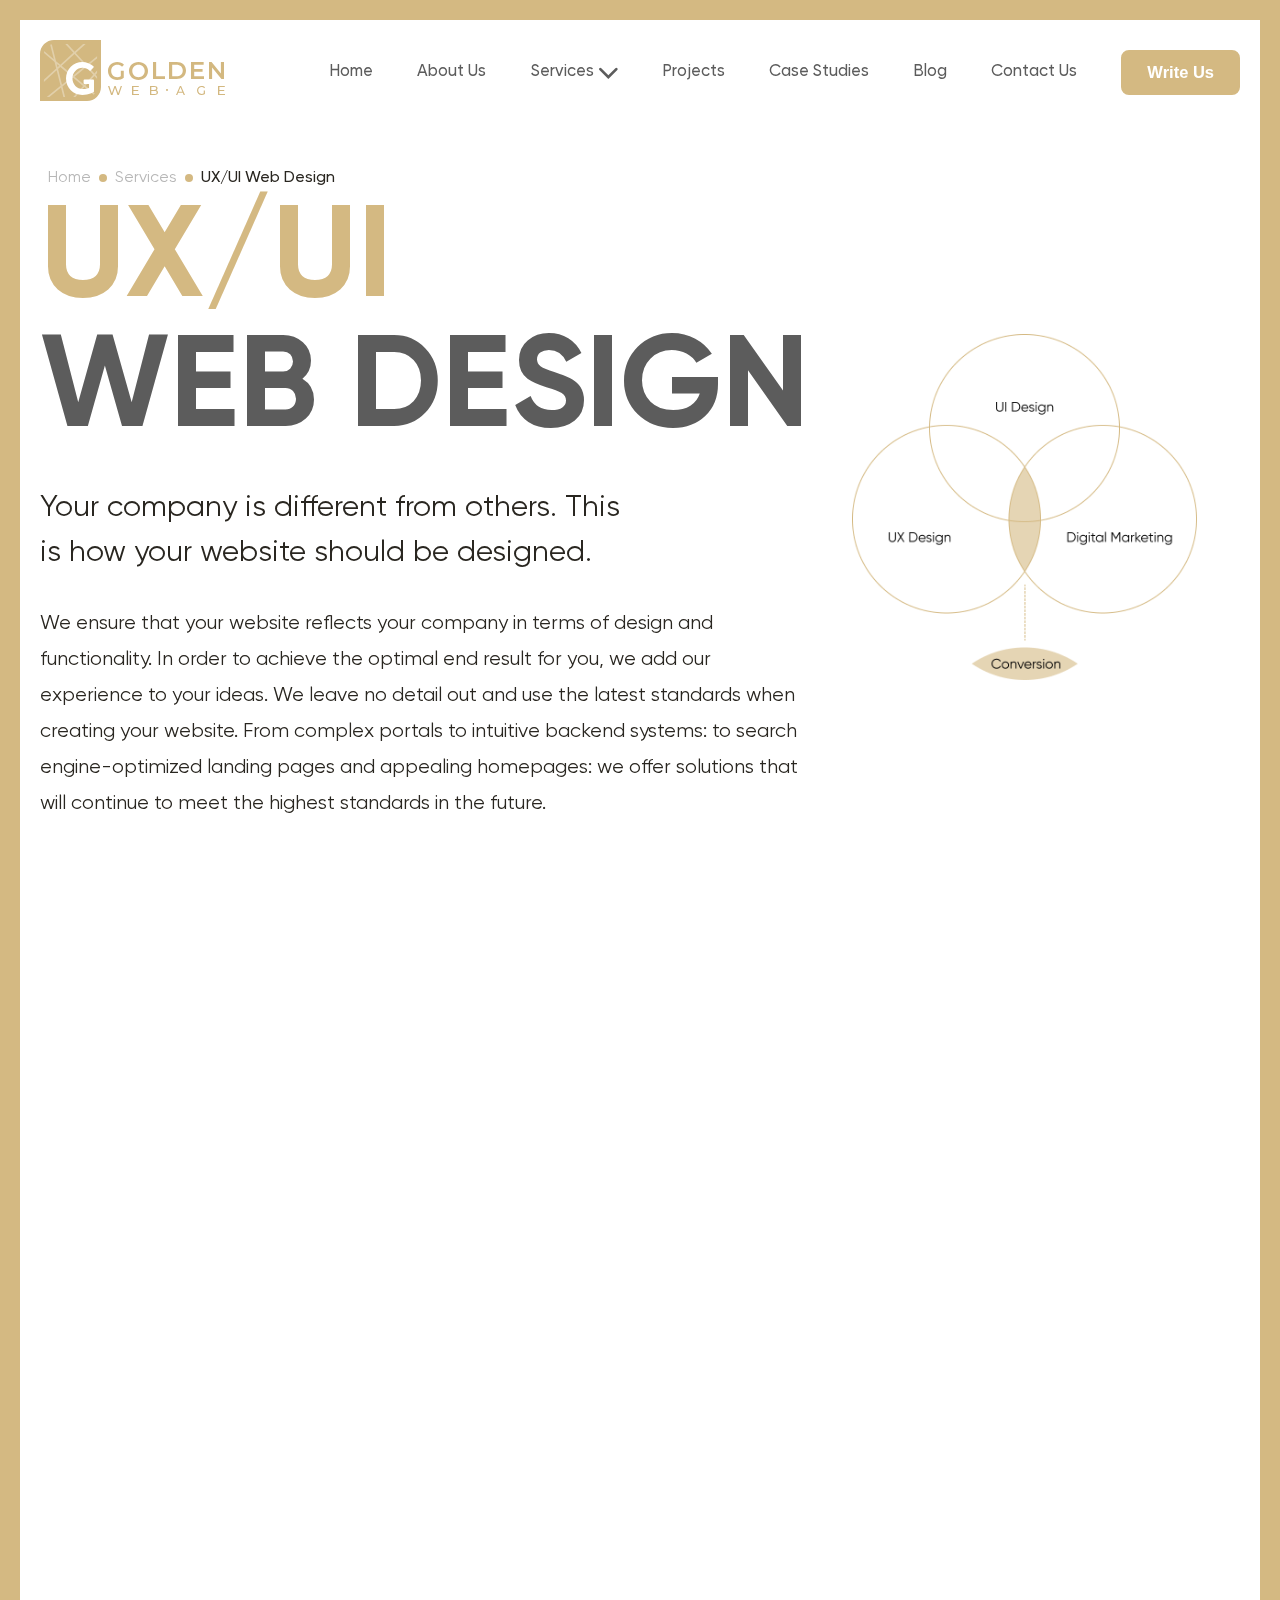
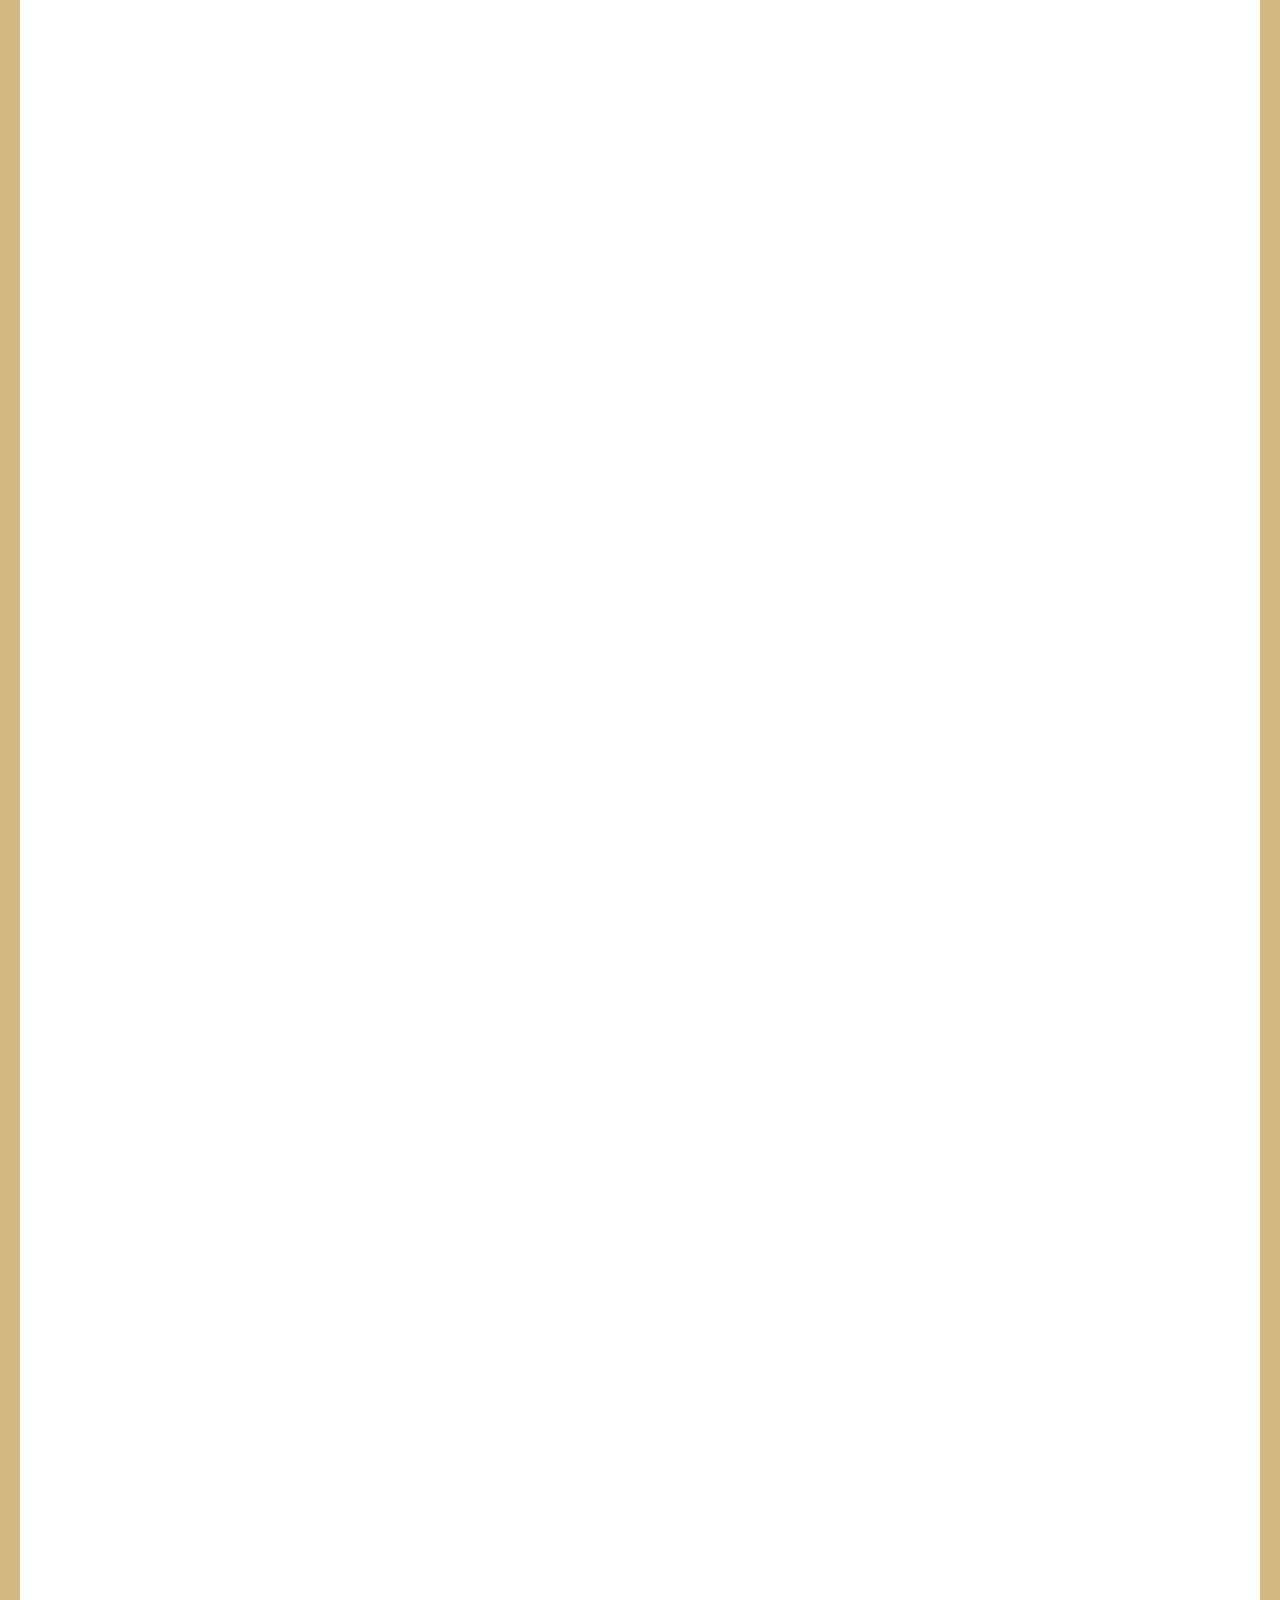
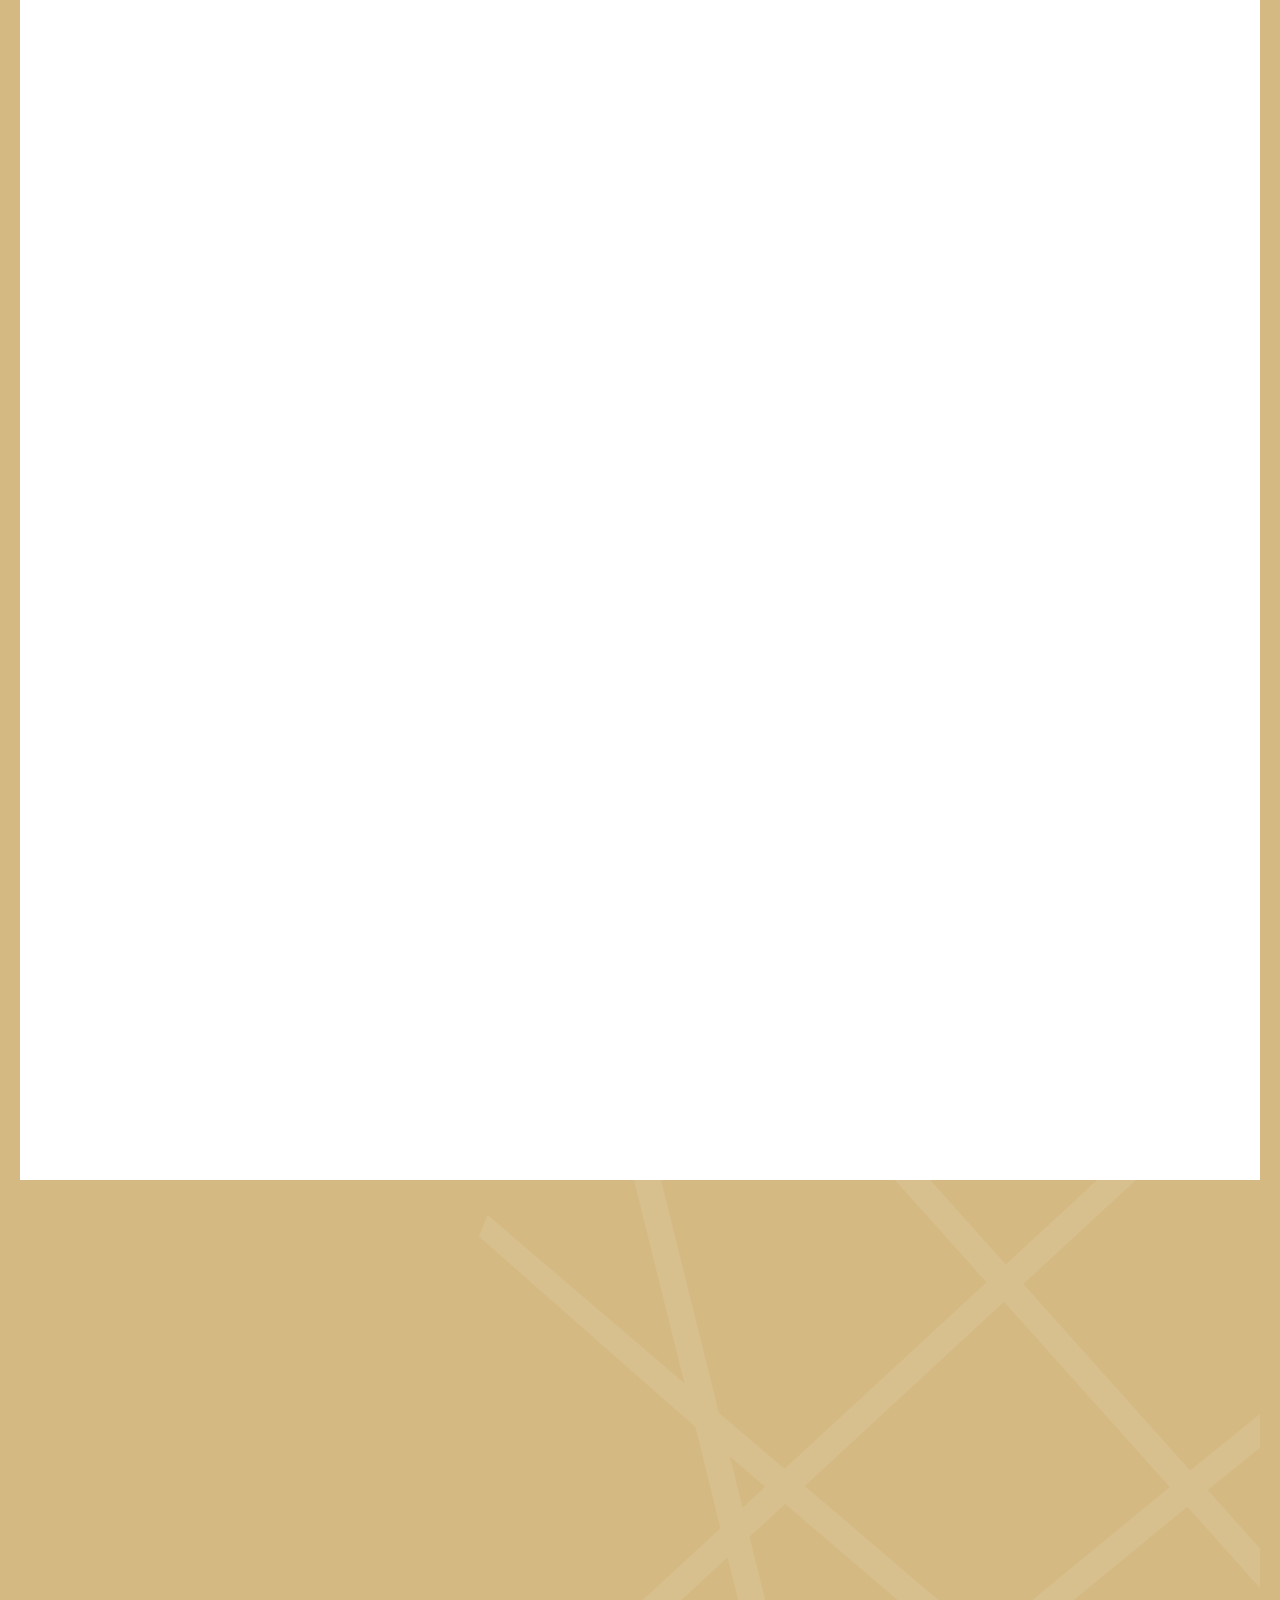
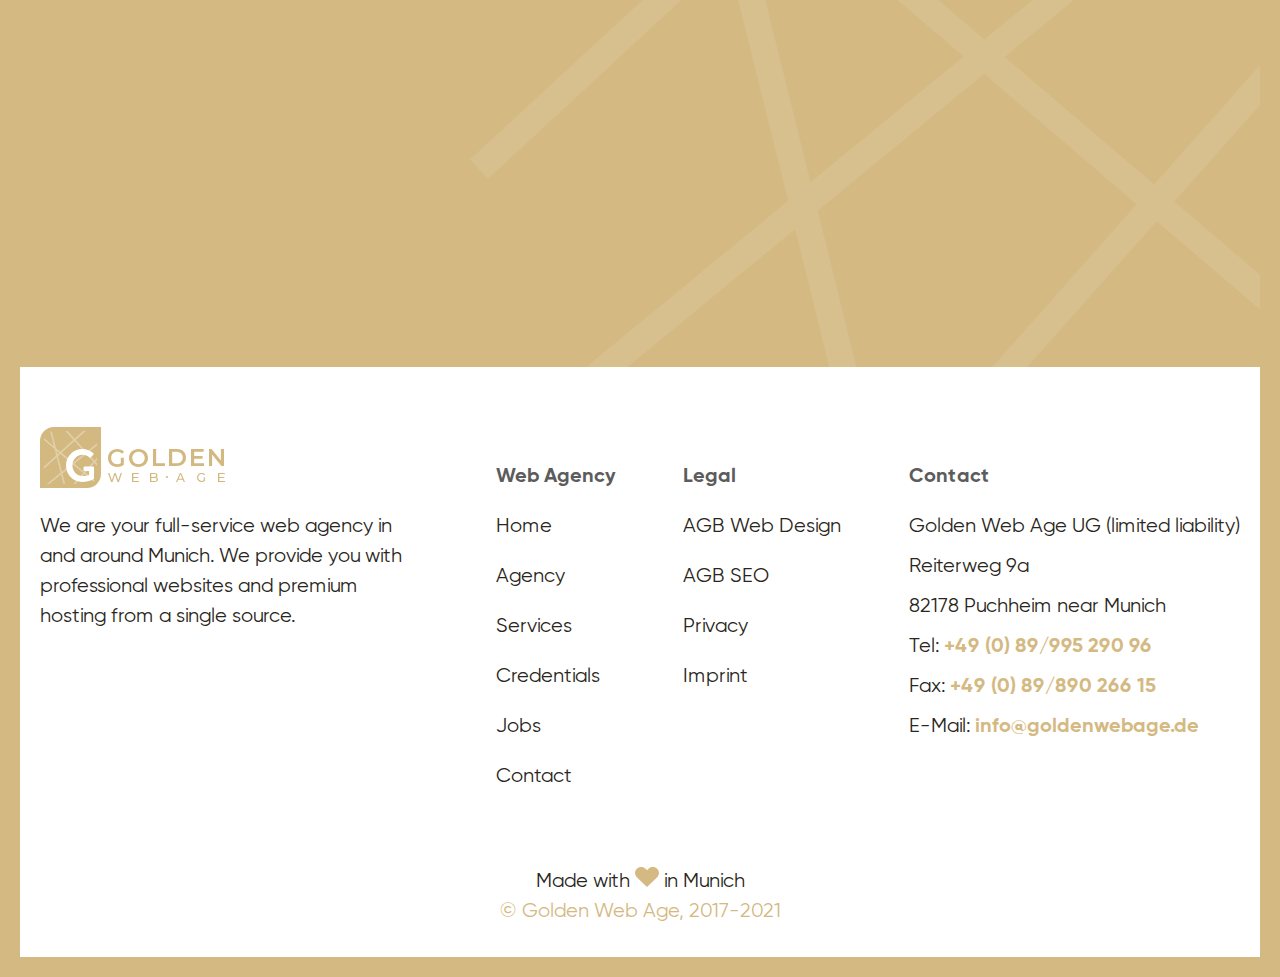
<file: webdesign.html>
<!DOCTYPE html>
<html lang="en">

<head>
  <meta charset="UTF-8">
  <meta name="viewport" content="width=device-width, initial-scale=1.0">
  <link rel="shortcut icon" href="img/favicon.svg" type="image/x-icon">
  <meta http-equiv="X-UA-Compatible" content="ie=edge">
  <meta name="theme-color" content="#111111">
  <title>Golden Age</title>

  <!-- LinkStyles -->
  <link rel="stylesheet" href="css/vendor.css">
  <link rel="stylesheet" href="css/main.css">
</head>

<body>
  <div class="site-container">
    <!--===== Header =====-->
    <header class="header">
  <div class="container header-container">
    <a href="index.html" class="header__logo">
      <img src="img/logo.svg" alt="Logo" class="logo__icon">
    </a>
    <nav class="nav">
      <div class="nav-top">
        <div class="nav__logo">
          <img src="img/logo.svg" alt="Logo" class="logo__icon">
        </div>
        <div class="burger">
          <span class="burger__line"></span>
        </div>
      </div>
      <ul class="nav-list">
        <li class="nav__item">
          <a href="index.html" class="nav__link">Home</a>
        </li>
        <li class="nav__item">
          <a href="about.html" class="nav__link">About Us</a>
        </li>
        <li class="nav__item dropdown dropdown__btn">
          <a href="" class="nav__link">Services</a><span class="icon-icon__arrow"></span>
          <ul class="dropdown-list"><a class="mobile__back"><span class="icon-icon__arrow"></span>Go back</a><p>Services</p>
            <li class="dropdown__item">
              <a href="webdesign.html" class="dropdown__link">UX/UI Web Design</a>
            </li>
            <li class="dropdown__item">
              <a href="" class="dropdown__link">Online Marketing</a>
            </li>
            <li class="dropdown__item">
              <a href="" class="dropdown__link">SEO</a>
            </li>
            <li class="dropdown__item">
              <a href="" class="dropdown__link">Web Hosting, Maintenance & Care</a>
            </li>
            <li class="dropdown__item">
              <a href="" class="dropdown__link">Conversion Optimization</a>
            </li>
            <li class="dropdown__item">
              <a href="" class="dropdown__link">Web Analytics & Business Intelligence</a>
            </li>
          </ul>
        </li>
        <li class="nav__item">
          <a href="" class="nav__link">Projects</a>
        </li>
        <li class="nav__item">
          <a href="" class="nav__link">Case Studies</a>
        </li>
        <li class="nav__item">
          <a href="" class="nav__link">Blog</a>
        </li>
        <li class="nav__item">
          <a href="" class="nav__link">Contact Us</a>
        </li>
      </ul>
      <button class="nav__btn btn-reset modalTrigger" data-modal="#login">Write Us</button>
      <div class="nav__contacts">
        Golden Web Age UG (limited liability)
        <br>Reiterweg 9a
        <br>82178 Puchheim near Munich
        <br>Tel: <a href="tel:+4908999529096">+49 (0) 89/995 290 96</a>
        <br>Fax: <a href="tel:+4908989026615">+49 (0) 89/890 266 15</a>
        <br>E-Mail: <a href="mailto:info@goldenwebage.de">info@goldenwebage.de</a>
      </div>
    </nav>
    <div class="mobile-nav">
      <button class="mobile-nav__btn btn-reset modalTrigger" data-modal="#login">Contact Us</button>
      <div class="burger">
        <span class="burger__line"></span>
      </div>
    </div>
  </div>
</header>

    <!--===== Main =====-->
    <main class="main">
      <!--===== Hero WebDesign =====-->
      <section class="webdesign-hero">
  <div class="container webdesign-hero-container">
    <ul class="page-list" data-aos="fade-right" data-aos-delay="200">
      <li class="page__item">
        <a href="index.html" class="page__link">Home</a>
      </li>
      <li class="page__item">
        <a href="about.html" class="page__link">Services</a>
      </li>
      <li class="page__item">
        <a class="page__link-active">UX/UI Web Design</a>
      </li>
    </ul>
    <div class="webdesign-hero-content">
      <div class="webdesign-hero-text">
        <div class="site__title" data-aos="fade-up" data-aos-delay="200">UX/UI
          <br><span>Web Design</span>
        </div>
        <div class="site__subtitle" data-aos="fade-up" data-aos-delay="300">Your company is different from others. This is how your website should be designed.</div>
        <div class="site__description" data-aos="fade-up" data-aos-delay="400">We ensure that your website reflects your company in terms of design and functionality. In order to achieve the optimal end result for you, we add our experience to your ideas. We leave no detail out and use the latest standards when creating your website. From complex portals to intuitive backend systems: to search engine-optimized landing pages and appealing homepages: we offer solutions that will continue to meet the highest standards in the future.</div>
      </div>
      <div class="webdesign-hero__image" data-aos="zoom-out" data-aos-delay="500" data-aos-easing="ease-out">
        <img src="img/webdesign-hero.png" alt="">
      </div>
      <div class="webdesign-hero-text-mobile">
        <div class="site__subtitle" data-aos="fade-up" data-aos-delay="300">Your company is different from others. This is how your website should be designed.</div>
        <div class="site__description" data-aos="fade-up" data-aos-delay="400">We ensure that your website reflects your company in terms of design and functionality. In order to achieve the optimal end result for you, we add our experience to your ideas. We leave no detail out and use the latest standards when creating your website. From complex portals to intuitive backend systems: to search engine-optimized landing pages and appealing homepages: we offer solutions that will continue to meet the highest standards in the future.</div>
      </div>
      <div class="webdesign-hero-info">
        <div class="webdesign-hero-info__image" data-aos="fade-right" data-aos-delay="300">
          <div class="webdesign-hero-info__wrapper"></div>
          <img src="img/webdesign-hero-info-first.png" alt="">
        </div>
        <div class="webdesign-hero-info-text" data-aos="fade-left" data-aos-delay="400">
          <div class="webdesign-hero-info__title">Good web design as a cornerstone for online marketing</div>
          <div class="site__description">The first impression counts! - The website is a company's digital business card and the mirror of your digital marketing strategy. The design is as relevant as the content. From a statistical point of view, a website visitor decides in less than a second whether to stay on the site or leave it. The design decides: order or new customer acquisition. As with a good dinner, the eye also eats here. We make sure that the visitor becomes curious!</div>  
        </div>
      </div>
      <div class="webdesign-hero-info">
        <div class="webdesign-hero-info-text" data-aos="fade-right" data-aos-delay="400">
          <div class="webdesign-hero-info__title">Optimal handling</div>
          <div class="site__description">However, web design not only includes an aesthetic appearance but also user-friendly handling. Due to the simple use and a clear homepage, customers stay interested and don't jump off after a few seconds. The aim of the web design of your website is to allow customers to navigate through the online presence and to interact with you.</div>  
        </div>
        <div class="webdesign-hero-info__image" data-aos="fade-left" data-aos-delay="300">
          <div class="webdesign-hero-info__wrapper"></div>
          <img src="img/webdesign-hero-info-second.png" alt="">
        </div>
      </div>
      <div class="webdesign-hero-info">
        <div class="webdesign-hero-info__image" data-aos="fade-right" data-aos-delay="300">
          <div class="webdesign-hero-info__wrapper"></div>
          <img src="img/webdesign-hero-info-third.png" alt="">
        </div>
        <div class="webdesign-hero-info-text" data-aos="fade-left" data-aos-delay="300">
          <div class="webdesign-hero-info__title">Also optimal on mobile devices</div>
          <div class="site__description">Over 70% of all website visits are made via smartphone and tablet. The user experience of a website on a mobile device differs from the experience on a PC. Therefore, smartphones and the like must be taken into account when designing and programming. We focus on creating fast, search engine and mobile optimized websites in Wordpress or in pure HTML / CSS.</div>  
        </div>
      </div>
    </div>
  </div>
</section>
      <!--===== Process WebDesign =====-->
      <section class="webdesign-process">
  <div class="container webdesign-process-container">
    <div class="site__title" data-aos="fade-up" data-aos-delay="200"><span>Our</span> Process</div>
    <div class="webdesign-process-content" data-aos="fade-up" data-aos-delay="400">
      <div class="webdesign-process-tab">
        <a class="webdesign-process-tab__link tab--active" onclick="openTab(event, 'first')">
          <div class="webdesign-process-tab__number">1</div>
          <div class="webdesign-process-tab__description">Requirements & <br>conception</div>
        </a>
        <a class="webdesign-process-tab__link" onclick="openTab(event, 'second')">
          <div class="webdesign-process-tab__number">2</div>
          <div class="webdesign-process-tab__description">Design & <br>Development</div>
        </a>
        <a class="webdesign-process-tab__link" onclick="openTab(event, 'third')">
          <div class="webdesign-process-tab__number">3</div>
          <div class="webdesign-process-tab__description">Testing & Project <br>Completion</div>
        </a>
        <a class="webdesign-process-tab__link" onclick="openTab(event, 'fourth')">
          <div class="webdesign-process-tab__number">4</div>
          <div class="webdesign-process-tab__description">Monthly <br>Support</div>
        </a>
      </div>
      <div id="first" class="webdesign-process-tab-text active">
        <p class="site__description">Success with digital fitness! We develop, create and implement digital projects for people who want to be touched. From CMS to usability analyzes - we make you ready for the future. Responsive web design gives your website an irresistible look and simply looks great. State-of-the-art technical solutions tailored to your individual needs - sounds good? It is!
          <br>
          <br>The more complex the now, the easier it is for us to think things through. We create added value, research for a coherent content and we connect worlds. For demanding companies, literary wings grow, which we adorn with the most colorful marketing pens. In this way, we gain freedom and create ideas on the drawing board with texts, images and graphics.
        </p>
      </div>
      <div id="second" class="webdesign-process-tab-text">
        <p class="site__description">Success with digital fitness! We develop, create and implement digital projects for people who want to be touched. From CMS to usability analyzes - we make you ready for the future. Responsive web design gives your website an irresistible look and simply looks great. State-of-the-art technical solutions tailored to your individual needs - sounds good? It is!</p>
      </div>
      <div id="third" class="webdesign-process-tab-text">
        <p class="site__description">Success with digital fitness! We develop, create and implement digital projects for people who want to be touched. From CMS to usability analyzes - we make you ready for the future. Responsive web design gives your website an irresistible look and simply looks great. State-of-the-art technical solutions tailored to your individual needs - sounds good? It is!
          <br>
          <br>The more complex the now, the easier it is for us to think things through. We create added value, research for a coherent content and we connect worlds. For demanding companies, literary wings grow, which we adorn with the most colorful marketing pens. In this way, we gain freedom and create ideas on the drawing board with texts, images and graphics.
        </p>
      </div>
      <div id="fourth" class="webdesign-process-tab-text">
        <p class="site__description">Success with digital fitness! We develop, create and implement digital projects for people who want to be touched. From CMS to usability analyzes - we make you ready for the future. Responsive web design gives your website an irresistible look and simply looks great. State-of-the-art technical solutions tailored to your individual needs - sounds good? It is!</p>
      </div>
    </div>
    <div class="webdesign-process-content-mobile">
        <a class="webdesign-process-tab__link">
          <div class="webdesign-process-tab__number">1</div>
          <div class="webdesign-process-tab__description">Requirements & conception</div>
        </a>
        <div class="webdesign-process-tab-text">
          <p class="site__description">Success with digital fitness! We develop, create and implement digital projects for people who want to be touched. From CMS to usability analyzes - we make you ready for the future. Responsive web design gives your website an irresistible look and simply looks great. State-of-the-art technical solutions tailored to your individual needs - sounds good? It is!
            <br>
            <br>The more complex the now, the easier it is for us to think things through. We create added value, research for a coherent content and we connect worlds. For demanding companies, literary wings grow, which we adorn with the most colorful marketing pens. In this way, we gain freedom and create ideas on the drawing board with texts, images and graphics.
          </p>
        </div>
        <a class="webdesign-process-tab__link">
          <div class="webdesign-process-tab__number">2</div>
          <div class="webdesign-process-tab__description">Design & Development</div>
        </a>
        <div class="webdesign-process-tab-text">
          <p class="site__description">Success with digital fitness! We develop, create and implement digital projects for people who want to be touched. From CMS to usability analyzes - we make you ready for the future. Responsive web design gives your website an irresistible look and simply looks great. State-of-the-art technical solutions tailored to your individual needs - sounds good? It is!</p>
        </div>
        <a class="webdesign-process-tab__link">
          <div class="webdesign-process-tab__number">3</div>
          <div class="webdesign-process-tab__description">Testing & Project Completion</div>
        </a>
        <div class="webdesign-process-tab-text">
          <p class="site__description">Success with digital fitness! We develop, create and implement digital projects for people who want to be touched. From CMS to usability analyzes - we make you ready for the future. Responsive web design gives your website an irresistible look and simply looks great. State-of-the-art technical solutions tailored to your individual needs - sounds good? It is!
            <br>
            <br>The more complex the now, the easier it is for us to think things through. We create added value, research for a coherent content and we connect worlds. For demanding companies, literary wings grow, which we adorn with the most colorful marketing pens. In this way, we gain freedom and create ideas on the drawing board with texts, images and graphics.
          </p>
        </div>
        <a class="webdesign-process-tab__link">
          <div class="webdesign-process-tab__number">4</div>
          <div class="webdesign-process-tab__description">Monthly Support</div>
        </a>
        <div class="webdesign-process-tab-text">
          <p class="site__description">Success with digital fitness! We develop, create and implement digital projects for people who want to be touched. From CMS to usability analyzes - we make you ready for the future. Responsive web design gives your website an irresistible look and simply looks great. State-of-the-art technical solutions tailored to your individual needs - sounds good? It is!</p>
        </div>
    </div>
  </div>
</section>
      <!--===== Whyus WebDesign =====-->
      <section class="webdesign-whyus">
  <div class="container webdesign-whyus">
    <div class="site__title" data-aos="fade-up" data-aos-delay="200"><span>Why</span> Golden Web Age</div>
    <div class="webdesign-whyus-content" data-aos="fade-up" data-aos-delay="400">
      <div class="webdesign-whyus-tab">
        <div class="webdesign-whyus-tab__icon">
          <img src="img/webdesign-whyus-first.svg" alt="Full Services icon">
        </div>
        <div class="webdesign-whyus-tab__title">Full Service</div>
        <div class="webdesign-whyus-tab__description">As a full-service agency, we accompany you through the entire process of creating your new website: Starting with the concept, through the design, the programming and right through to marketing after going live.</div>
      </div>
      <div class="webdesign-whyus-tab">
        <div class="webdesign-whyus-tab__icon">
          <img src="img/webdesign-whyus-second.svg" alt="Performance icon">
        </div>
        <div class="webdesign-whyus-tab__title">Performance</div>
        <div class="webdesign-whyus-tab__description">Through many years of experience, we have been able to develop a strict concept with measures that actually make a difference. With full-fledged tracking of user behavior and standardized optimization processes, we have been able to increase sales on every website enormously so far.</div>
      </div>
      <div class="webdesign-whyus-tab">
        <div class="webdesign-whyus-tab__icon">
          <img src="img/webdesign-whyus-third.svg" alt="Fair Prices icon">
        </div>
        <div class="webdesign-whyus-tab__title">Fair Prices</div>
        <div class="webdesign-whyus-tab__description">Web design doesn't have to be expensive! After a free initial consultation, you will receive an individual offer from us according to your needs.</div>
      </div>
    </div>
  </div>
</section>
      <!--===== Clients WebDesign =====-->
      <section class="webdesign-clients">
  <div class="container webdesign-clients-container">
    <div class="site__title" data-aos="fade-up" data-aos-delay="200"><span>Our</span> Clients</div>
  </div>
  <div class="clients-companies" data-aos="fade-up" data-aos-delay="400">
    <div class="clients-companies-container">
      <a href="#" class="clients-companies__link"><img src="img/clients-company-first.svg" alt="Grunbecr"></a>
      <a href="#" class="clients-companies__link"><img src="img/clients-company-second.svg" alt="Versicherungen Mit Kopf"></a>
      <a href="#" class="clients-companies__link"><img src="img/clients-company-third.svg" alt="Sebastian Helbig"></a>
      <a href="#" class="clients-companies__link"><img src="img/clients-company-fourth.svg" alt="Fachschaft TUM"></a>
      <a href="#" class="clients-companies__link"><img src="img/clients-company-fifth.svg" alt="Bauconcept"></a>
      <a href="#" class="clients-companies__link"><img src="img/clients-company-sixth.svg" alt="Autowelt Simon"></a>
      <a href="#" class="clients-companies__link"><img src="img/clients-company-seventh.svg" alt="LMU"></a>
      <a href="#" class="clients-companies__link"><img src="img/clients-company-eight.svg" alt="IGT3fleet"></a>
      <a href="#" class="clients-companies__link"><img src="img/clients-company-nineth.svg" alt="iBaby"></a>
      <a href="#" class="clients-companies__link"><img src="img/clients-company-ten.svg" alt="Miomenter"></a>
    </div>
  </div>
</section>
      <!--===== Contact Us WebDesign =====-->
      <section class="webdesign-contactus">
  <div class="container webdesign-contactus-container">
    <div class="webdesign-contactus-text">
      <div class="site__title" data-aos="fade-up" data-aos-delay="200"><span>Contact</span>
        <br>Us
      </div>
      <address class="webdesign-contactus__adress" data-aos="fade-up" data-aos-delay="300">Golden Web Age UG (limited liability)
        <br>Reiterweg 9a
        <br>82178 Puchheim
      </address>
      <div class="webdesign-contactus-list" data-aos="fade-up" data-aos-delay="400">
        <a href="" class="webdesign-contactus__link">
          <img src="img/facebook.svg" alt="Go to Facebook">
        </a>
        <a href="" class="webdesign-contactus__link">
          <img src="img/twitter.svg" alt="Go to Twitter">
        </a>
        <a href="" class="webdesign-contactus__link">
          <img src="img/instagram.svg" alt="Go to Instagram">
        </a>
      </div>
      <p class="webdesign-contactus__mail" data-aos="fade-up" data-aos-delay="500">Mail: <a href="mailto:info@goldenwebage.de">info@goldenwebage.de</a></p>
      <p class="webdesign-contactus__tel" data-aos="fade-up" data-aos-delay="500">Tel: <a href="tel:+4908999529096">+49 (0) 89/995 290 96</a></p>
    </div>
    <div class="form">
      <div class="webdesign-contactus-form__title" data-aos="fade-up" data-aos-delay="600">Or send us a message</div>
      <form class="webdesign-contactus-form" data-aos="fade-up" data-aos-delay="700">
        <input type="text" name="name" id="username" placeholder="Name">
        <input type="email" name="email" id="useremail" placeholder="Email">
        <textarea name="message" id="usermessage" placeholder="Message"></textarea>
        <label class="webdesign-contactus-form__checkbox">
          <input type="checkbox">
          <span class="checkmark"></span>
          Ich habe die <a href="">Datenschutzerklärung</a> zur Kenntnis genommen. Ich stimme zu, dass meine Angaben zur Beantwortung meiner Anfrage erhoben und gespeichert werden.
        </label>
        <button type="submit" class="btn-reset" data-aos="fade-up" data-aos-delay="800">Please contact me</button>
      </form>
    </div>
  </div>
</section>
    </main>
    <!--===== Footer =====-->
    <footer class="footer">
  <div class="container footer-container">
    <div class="footer-content">
      <div class="footer-info">
        <a href="" class="footer__logo">
          <img src="img/logo.svg" alt="GoldenWebAge Logo">
        </a>
        <div class="footer__description">We are your full-service web agency in and around Munich. We provide you with professional websites and premium hosting from a single source.</div>
      </div>
      <ul class="footer-list">Web Agency
        <li class="footer__item">
          <a href="" class="footer__link">Home</a>
        </li>
        <li class="footer__item">
          <a href="" class="footer__link">Agency</a>
        </li>
        <li class="footer__item">
          <a href="" class="footer__link">Services</a>
        </li>
        <li class="footer__item">
          <a href="" class="footer__link">Credentials</a>
        </li>
        <li class="footer__item">
          <a href="" class="footer__link">Jobs</a>
        </li>
        <li class="footer__item">
          <a href="" class="footer__link">Contact</a>
        </li>
      </ul>
      <ul class="footer-list">Legal
        <li class="footer__item">
          <a href="" class="footer__link">AGB Web Design</a>
        </li>
        <li class="footer__item">
          <a href="" class="footer__link">AGB SEO</a>
        </li>
        <li class="footer__item">
          <a href="" class="footer__link">Privacy</a>
        </li>
        <li class="footer__item">
          <a href="" class="footer__link">Imprint</a>
        </li>
      </ul>
      <div class="footer-contacts"><span>Contact</span>
        <br>Golden Web Age UG (limited liability)
        <br>Reiterweg 9a
        <br>82178 Puchheim near Munich
        <br>Tel: <a href="tel:+4908999529096">+49 (0) 89/995 290 96</a>
        <br>Fax: <a href="tel:+4908989026615">+49 (0) 89/890 266 15</a>
        <br>E-Mail: <a href="mailto:info@goldenwebage.de">info@goldenwebage.de</a>
      </div>
    </div>
    <div class="footer-privacy">Made with <img src="img/heart.svg" alt=""> in Munich
      <br><span>© Golden Web Age, 2017-2021</span>
    </div>
  </div>
  <div class="modal modal-login" id="login">
    <div class="modal__body">
      <div class="modal__content animate-in">
        <div class="modal__close modal__close--cross">
          <img src="img/modal-close.svg" alt="close modal">
        </div>
        <div class="modal__title">Contact Us</div>
        <div class="modal__form">
          <form action="">
            <div class="form-group">
              <input type="text" class="form-control" name="contact-name" placeholder="Name" required="">
            </div>
            <div class="form-group">
              <input type="email" class="form-control" name="contact-email" placeholder="Email" required="">
            </div>
            <div class="form-group">
              <textarea name="contact-message" placeholder="Message" required=""></textarea>
            </div>
            <label class="form__checkbox">
              <input type="checkbox">
              <span class="modal__checkmark"></span>
              Ich habe die <a href="">Datenschutzerklärung</a> zur Kenntnis genommen. Ich stimme zu, dass meine Angaben zur Beantwortung meiner Anfrage erhoben und gespeichert werden.
            </label>
            <button type="submit" class="btn-reset">Please contact me</button>
          </form>
        </div>
      </div>
    </div>
  </div>
</footer>

  </div>

  <!-- Link Scripts -->
  <script src="js/vendor.js"></script>
  <script src="js/main.js"></script>
</body>

</html>
</file>
<file: css/main.css>
.fade-in {
  -webkit-animation: fade-in 0.35s cubic-bezier(0.165, 0.84, 0.44, 1);
  animation: fade-in 0.35s cubic-bezier(0.165, 0.84, 0.44, 1); }

.animate-in {
  -webkit-animation: modalIn 0.7s cubic-bezier(0.165, 0.84, 0.44, 1);
  animation: modalIn 0.7s cubic-bezier(0.165, 0.84, 0.44, 1);
  -webkit-animation-iteration-count: 1;
  animation-iteration-count: 1; }

.animate-away {
  -webkit-animation: modalAway 1.4s cubic-bezier(0.165, 0.84, 0.44, 1);
  animation: modalAway 1.4s cubic-bezier(0.165, 0.84, 0.44, 1);
  -webkit-animation-iteration-count: 1;
  animation-iteration-count: 1; }

@-webkit-keyframes modalIn {
  0% {
    transform: translateY(200%);
    opacity: 0; }
  100% {
    transform: translateY(0%);
    opacity: 1; } }

@keyframes modalIn {
  0% {
    transform: translateY(200%);
    opacity: 0; }
  100% {
    transform: translateY(0%);
    opacity: 1; } }

@-webkit-keyframes modalAway {
  0% {
    transform: translateY(0%); }
  100% {
    transform: translateY(200%); } }

@keyframes modalAway {
  0% {
    transform: translateY(0%); }
  100% {
    transform: translateY(200%); } }

@-webkit-keyframes fade-in {
  0% {
    opacity: 0; }
  100% {
    opacity: 1; } }

@keyframes fade-in {
  0% {
    opacity: 0; }
  100% {
    opacity: 1; } }

@font-face {
  font-family: "Gilroy";
  src: url("../fonts/../fonts/Gilroy-UltraLight.woff2") format("woff2");
  font-weight: 250;
  font-display: swap;
  font-style: normal; }

@font-face {
  font-family: "Gilroy";
  src: url("../fonts/../fonts/Gilroy-Light.woff2") format("woff2");
  font-weight: 300;
  font-display: swap;
  font-style: normal; }

@font-face {
  font-family: "Gilroy";
  src: url("../fonts/../fonts/Gilroy-Regular.woff2") format("woff2");
  font-weight: 400;
  font-display: swap;
  font-style: normal; }

@font-face {
  font-family: "Gilroy";
  src: url("../fonts/../fonts/Gilroy-Medium.woff2") format("woff2");
  font-weight: 500;
  font-display: swap;
  font-style: normal; }

@font-face {
  font-family: "Gilroy";
  src: url("../fonts/../fonts/Gilroy-Semibold.woff2") format("woff2");
  font-weight: 600;
  font-display: swap;
  font-style: normal; }

@font-face {
  font-family: "Gilroy";
  src: url("../fonts/../fonts/Gilroy-Bold.woff2") format("woff2");
  font-weight: 700;
  font-display: swap;
  font-style: normal; }

@font-face {
  font-family: "Gilroy";
  src: url("../fonts/../fonts/Gilroy-Black.woff2") format("woff2");
  font-weight: 900;
  font-display: swap;
  font-style: normal; }

@font-face {
  font-family: "Inter";
  src: url("../fonts/../fonts/Inter-Regular.woff2") format("woff2");
  font-weight: 400;
  font-display: swap;
  font-style: normal; }

@font-face {
  font-family: "Inter";
  src: url("../fonts/../fonts/Inter-Medium.woff2") format("woff2");
  font-weight: 500;
  font-display: swap;
  font-style: normal; }

@font-face {
  font-family: "Inter";
  src: url("../fonts/../fonts/Inter-Bold.woff2") format("woff2");
  font-weight: 700;
  font-display: swap;
  font-style: normal; }

@font-face {
  font-family: 'icomoon';
  src: url("../fonts/icomoon.eot?ju810");
  src: url("../fonts/icomoon.eot?ju810#iefix") format("embedded-opentype"), url("../fonts/icomoon.ttf?ju810") format("truetype"), url("../fonts/icomoon.woff?ju810") format("woff"), url("../fonts/icomoon.svg?ju810#icomoon") format("svg");
  font-weight: normal;
  font-style: normal;
  font-display: block; }

[class^="icon-"], [class*=" icon-"] {
  /* use !important to prevent issues with browser extensions that change fonts */
  font-family: 'icomoon' !important;
  speak: never;
  font-style: normal;
  font-weight: normal;
  font-variant: normal;
  text-transform: none;
  line-height: 1;
  /* Better Font Rendering =========== */
  -webkit-font-smoothing: antialiased;
  -moz-osx-font-smoothing: grayscale; }

.icon-Message:before {
  content: "\e903";
  color: #fff; }

.icon-code:before {
  content: "\e904";
  color: #d4b982; }

.icon-Combined-Shape:before {
  content: "\e902";
  color: #00cd98; }

.icon-Arrow-1:before {
  content: "\e901";
  color: #d4b982; }

.icon-icon__arrow:before {
  content: "\e900";
  color: #5c5c5c; }

.icon-arrow-up2:before {
  content: "\ea3a"; }

html {
  box-sizing: border-box; }

*,
*::before,
*::after {
  box-sizing: inherit; }

body {
  margin: 0;
  font-family: "Gilroy", sans-serif;
  background-color: white;
  border: 20px solid #d4b982; }

img {
  max-width: 100%; }

a {
  text-decoration: none; }

ul {
  list-style: none;
  padding: 0; }

.is-outer {
  position: relative !important;
  left: -9999px !important; }

.site-container {
  overflow: hidden; }

.is-hidden {
  display: none !important; }

.is-visible {
  display: block; }

.error {
  border: 2px red solid !important; }

.btn-reset {
  border: none;
  background: transparent;
  cursor: pointer; }

.container {
  max-width: 1720px;
  margin: 0 auto;
  padding: 0 15px; }

.js-focus-visible :focus:not(.focus-visible) {
  outline: none; }

.site__title {
  color: #d4b982;
  font-size: 130px;
  font-weight: 700;
  line-height: 1;
  text-transform: uppercase; }
  .site__title span {
    color: #5c5c5c; }

.site__subtitle {
  color: #d4b982;
  font-size: 45px;
  font-weight: 900;
  line-height: 1.2; }

.site__description {
  color: #292620;
  font-size: 20px;
  font-weight: 400;
  line-height: 1.8; }

.arrow__link {
  display: flex;
  align-items: center;
  color: #d4b982;
  font-size: 20px;
  font-weight: 700;
  line-height: 1;
  transition: all 0.3s ease-in-out; }
  .arrow__link span {
    margin-left: 20px; }

.page-list {
  display: flex;
  align-items: center;
  color: #b7b7b7;
  font-size: 16px;
  font-weight: 400;
  line-height: 1;
  margin-bottom: 10px; }

.page__item {
  display: flex;
  align-items: center;
  color: #b7b7b7;
  font-size: 16px;
  font-weight: 400;
  line-height: 1;
  margin-left: 8px; }
  .page__item:not(:first-child):before {
    content: "";
    width: 8px;
    height: 8px;
    background-color: #d4b982;
    border-radius: 100%;
    margin-right: 8px; }

.page__link {
  display: flex;
  align-items: center;
  color: #b7b7b7;
  font-size: 16px;
  font-weight: 400;
  line-height: 1; }
  .page__link-active {
    color: #292620;
    font-weight: 500; }

@media screen and (max-width: 1200px) {
  .site__title {
    font-size: 100px; }
  .site__subtitle {
    font-size: 35px; } }

@media screen and (max-width: 600px) {
  *:hover,
  *::before:hover,
  *::after:hover {
    pointer-events: unset; }
  body {
    border: none; }
  .container {
    padding: 0 15px; } }

@media screen and (max-width: 480px) {
  .site__title {
    font-size: 70px; }
  .site__subtitle {
    font-size: 25px; } }

.header {
  z-index: 90;
  position: fixed;
  top: 0;
  left: 0;
  width: 100%;
  transition: all 0.3s;
  padding: 40px; }
  .header-container {
    display: flex;
    align-items: center;
    justify-content: space-between;
    max-width: 1820px;
    padding: 0; }
  .header--active {
    padding: 20px 40px;
    background-color: white;
    box-shadow: 0px 1px 15px rgba(0, 0, 0, 0.3); }

.mobile__back {
  display: none; }

.mobile-nav {
  display: none; }

.nav-top {
  display: none; }

.nav {
  display: flex;
  align-items: center; }
  .nav-list {
    display: flex;
    align-items: center; }
  .nav__item {
    margin-right: 3.45vw; }
  .nav__link {
    position: relative;
    display: block;
    color: #5c5c5c;
    font-size: calc(16px + 4 * ((100vw - 1200px) / (1820 - 1200)));
    font-weight: 500;
    line-height: 1.5;
    transition: all 0.3s ease-in-out; }
    .nav__link::after, .nav__link::before {
      content: "";
      display: block;
      position: absolute;
      bottom: 0;
      width: 0;
      height: 3px;
      background-color: #d4b982;
      transition: width 0.5s; }
    .nav__link::after {
      left: 50%; }
    .nav__link::before {
      right: 50%; }
    .nav__link:hover {
      color: #d4b982; }
    .nav__link:hover::after, .nav__link:hover::before {
      width: 50%; }
  .nav__btn {
    color: white;
    font-size: calc(16px + 4 * ((100vw - 1200px) / (1820 - 1200)));
    font-weight: 700;
    line-height: 1;
    background-color: #d4b982;
    border: 2px solid #d4b982;
    border-radius: 8px;
    padding: 12px 24px;
    transition: all 0.3s; }
    .nav__btn:hover {
      color: #d4b982;
      background-color: transparent; }
  .nav__contacts {
    display: none;
    color: #5c5c5c;
    font-size: 20px;
    font-weight: 400;
    line-height: 1.5; }
    .nav__contacts a {
      color: #d4b982;
      font-weight: 700; }

.dropdown__btn {
  display: flex;
  align-items: center;
  cursor: pointer; }
  .dropdown__btn span {
    margin-left: 5px;
    transition: all 0.3s; }
    .dropdown__btn span::before {
      color: #5c5c5c;
      font-size: 12px; }

.dropdown-list {
  position: absolute;
  top: 94px;
  width: -webkit-fit-content;
  width: -moz-fit-content;
  width: fit-content;
  background-color: white;
  box-shadow: 0px 10px 30px rgba(0, 0, 0, 0.25);
  border-radius: 20px;
  padding: 30px;
  opacity: 0;
  visibility: hidden;
  transform: translateY(-20px);
  transition: all 0.3s; }
  .dropdown-list p {
    display: none; }

.dropdown__item {
  margin-bottom: 10px; }

.dropdown__link {
  position: relative;
  color: #5c5c5c;
  font-size: calc(16px + 4 * ((100vw - 1200px) / (1820 - 1200)));
  font-weight: 500;
  line-height: 1.5;
  transition: all 0.3s; }
  .dropdown__link::after, .dropdown__link::before {
    content: "";
    display: block;
    position: absolute;
    bottom: 0;
    width: 0;
    height: 3px;
    background-color: #d4b982;
    transition: width 0.3s; }
  .dropdown__link::after {
    left: 50%; }
  .dropdown__link::before {
    right: 50%; }
  .dropdown__link:hover {
    color: #d4b982; }
  .dropdown__link:hover::after, .dropdown__link:hover::before {
    width: 50%; }

.dropdown--active {
  background-color: white; }
  .dropdown--active .nav__link {
    color: #d4b982; }
    .dropdown--active .nav__link::before, .dropdown--active .nav__link::after {
      width: 50%; }
  .dropdown--active span {
    transform: rotate(180deg); }
    .dropdown--active span::before {
      color: #d4b982; }
  .dropdown--active .dropdown-list {
    opacity: 1;
    visibility: visible;
    transform: translateY(0); }

.burger {
  position: relative;
  border: none;
  padding: 0;
  width: 30px;
  height: 12px;
  color: #d4b982;
  background-color: transparent;
  cursor: pointer; }
  .burger::before, .burger::after {
    content: "";
    position: absolute;
    left: 0;
    width: 100%;
    height: 2px;
    background-color: currentColor;
    transition: transform 0.3s ease-in-out, top 0.3s ease-in-out; }
  .burger::before {
    top: 0; }
  .burger::after {
    bottom: 0; }
  .burger__line {
    position: absolute;
    left: 0;
    top: 50%;
    width: 100%;
    height: 2px;
    background-color: currentColor;
    transform: translateY(-50%);
    transition: transform 0.3s ease-in-out; }
  .burger--active::before {
    top: 50%;
    transform: rotate(45deg);
    transition: transform 0.3s ease-in-out, top 0.3s ease-in-out; }
  .burger--active::after {
    top: 50%;
    transform: rotate(-45deg);
    transition: transform 0.3s ease-in-out, top 0.3s ease-in-out; }
  .burger--active .burger__line {
    transform: scale(0);
    transition: transform 0.3s ease-in-out; }

.lock {
  overflow: hidden; }

@media screen and (max-width: 1200px) {
  .mobile-nav {
    display: flex;
    align-items: center; }
  .mobile-nav__btn {
    color: white;
    font-size: calc(16px + 4 * ((100vw - 1200px) / (1820 - 1200)));
    font-weight: 700;
    line-height: 1;
    background-color: #d4b982;
    border: 2px solid #d4b982;
    border-radius: 8px;
    padding: 12px 24px;
    transition: all 0.3s;
    margin-right: 3vw; }
    .mobile-nav__btn:hover {
      color: #d4b982;
      background-color: transparent; }
  .nav-top {
    display: flex;
    align-items: center;
    justify-content: space-between;
    width: 100%;
    margin-bottom: 30px; }
    .nav-top .burger {
      z-index: 96; }
  .nav {
    z-index: 95;
    position: fixed;
    left: 0;
    top: 0;
    width: 100%;
    height: 100%;
    flex-direction: column;
    align-items: flex-start;
    background-color: white;
    padding: 20px;
    overflow: auto;
    visibility: hidden;
    transform: translateX(100%);
    transition: all 0.5s; }
    .nav-list {
      flex-direction: column;
      align-items: flex-start; }
    .nav__item {
      margin: 0;
      margin-bottom: 30px; }
    .nav__link {
      font-size: 40px;
      font-weight: 900; }
    .nav__btn {
      font-size: 20px;
      margin-bottom: 30px; }
    .nav__logo {
      z-index: 97; }
    .nav__contacts {
      display: block; }
  .nav--active {
    visibility: visible;
    transform: translateX(0); }
  .dropdown-list {
    z-index: 96;
    position: fixed;
    top: 0;
    left: 0;
    width: 100%;
    height: 100%;
    border-radius: 0;
    box-shadow: none;
    padding: 150px 20px 20px;
    transform: unset;
    overflow-y: auto; }
    .dropdown-list p {
      display: block;
      color: #5c5c5c;
      font-size: 40px;
      font-weight: 900;
      line-height: 1; }
  .dropdown span {
    margin: 5px 0 0 10px;
    transform: rotate(-90deg); }
    .dropdown span::before {
      font-size: 18px; }
  .dropdown__item {
    margin-top: 30px; }
  .dropdown__link {
    font-size: 30px;
    font-weight: 400; }
  .mobile__back {
    display: flex;
    align-items: center;
    margin-bottom: 20px;
    color: #d4b982;
    font-size: 20px;
    font-weight: 400;
    line-height: 1;
    text-transform: uppercase; }
    .mobile__back span {
      margin: 0 10px 0 0;
      transform: rotate(90deg); }
      .mobile__back span::before {
        font-size: 14px; } }

@media screen and (max-width: 768px) {
  .nav__link::before, .nav__link::after {
    display: none; }
  .dropdown__link::before, .dropdown__link::after {
    display: none; } }

@media screen and (max-width: 600px) {
  .header {
    padding: 20px 15px; } }

@media screen and (max-width: 480px) {
  .mobile-nav__btn {
    margin-right: 5vw; } }

@media screen and (max-width: 400px) {
  .header__logo {
    max-width: 40%; } }

.footer-container {
  display: flex;
  flex-direction: column;
  padding: 60px 20px 30px; }

.footer-content {
  display: flex;
  justify-content: space-between;
  align-items: flex-start;
  max-width: 1460px;
  margin-bottom: 80px; }

.footer-info {
  max-width: 388px; }

.footer__description {
  color: #292620;
  font-size: 20px;
  font-weight: 400;
  line-height: 1.5;
  margin-top: 20px; }

.footer-list {
  color: #5c5c5c;
  font-size: 20px;
  font-weight: 700;
  line-height: 1;
  margin-top: 40px; }

.footer__item {
  margin-top: 30px; }

.footer__link {
  position: relative;
  color: #292620;
  font-size: 20px;
  font-weight: 400;
  line-height: 1;
  transition: all 0.3s ease-in-out; }
  .footer__link::after, .footer__link::before {
    content: "";
    display: block;
    position: absolute;
    bottom: 0;
    width: 0;
    height: 3px;
    background-color: #d4b982;
    transition: width 0.5s; }
  .footer__link::after {
    left: 50%; }
  .footer__link::before {
    right: 50%; }
  .footer__link:hover {
    color: #d4b982; }
  .footer__link:hover::after, .footer__link:hover::before {
    width: 50%; }

.footer-contacts {
  color: #292620;
  font-size: 20px;
  font-weight: 400;
  line-height: 2;
  margin-top: 30px; }
  .footer-contacts a {
    color: #d4b982;
    font-weight: 700; }
  .footer-contacts span {
    display: inline-block;
    color: #5c5c5c;
    font-size: 20px;
    font-weight: 700;
    line-height: 1;
    margin-bottom: 20px; }

.footer-privacy {
  color: #292620;
  font-size: 20px;
  font-weight: 400;
  line-height: 1.5;
  text-align: center; }
  .footer-privacy span {
    color: #d4b982; }

@media screen and (max-width: 1200px) {
  .footer-content {
    flex-direction: column;
    align-items: center;
    text-align: center; } }

.hero {
  min-height: 972px;
  height: 100vh;
  display: flex;
  align-items: center; }
  .hero-background {
    position: absolute;
    left: 0;
    top: 0;
    width: 100%;
    height: 100%;
    z-index: -1; }
    .hero-background img {
      height: 100%; }
  .hero-container {
    display: flex;
    align-items: center;
    justify-content: space-between;
    height: 100%; }
  .hero__image-second {
    display: none; }
  .hero .site__title {
    margin-bottom: 15px; }
  .hero .site__subtitle {
    font-size: 50px;
    margin-bottom: 30px; }
  .hero .site__description {
    max-width: 500px; }
  .hero__description {
    margin-top: 100px;
    color: #292620;
    font-size: 20px;
    font-weight: 400;
    line-height: 1.8;
    max-width: 500px;
    display: none; }
  .hero-text {
    display: flex;
    flex-direction: column;
    align-items: flex-start;
    justify-content: center;
    height: 100%; }
  .hero-content {
    position: relative; }
  .hero-tab {
    position: absolute;
    display: flex;
    flex-direction: column;
    width: -webkit-fit-content;
    width: -moz-fit-content;
    width: fit-content;
    background-color: white;
    box-shadow: 0px 10px 50px rgba(0, 0, 0, 0.1);
    border-radius: 20px;
    padding: 30px; }
    .hero-tab-first {
      top: 8%;
      left: 4%; }
    .hero-tab-second {
      background-image: url(../img/tab-third.svg);
      background-repeat: no-repeat;
      background-position: bottom center;
      background-size: contain;
      bottom: 2%;
      right: 0;
      height: 312px; }
    .hero-tab-third {
      bottom: -10%;
      left: -18%; }
      .hero-tab-third .hero-tab-content {
        flex-direction: column; }
      .hero-tab-third .hero-tab-text {
        align-self: flex-start;
        margin-bottom: 30px; }
    .hero-tab-content {
      display: flex;
      align-items: center; }
    .hero-tab__title {
      color: #333333;
      font-size: 20px;
      font-weight: 500;
      line-height: 1;
      margin-bottom: 20px; }
    .hero-tab__green {
      color: #00ce98;
      font-family: 'Inter', sans-serif;
      font-size: 16px;
      font-weight: 500;
      line-height: 1;
      margin-bottom: 10px; }
    .hero-tab__grey {
      color: #333333;
      font-family: 'Inter', sans-serif;
      font-size: 30px;
      font-weight: 700;
      line-height: 1; }
    .hero-tab__image {
      margin-left: 20px; }

.progress {
  position: relative;
  margin: 4px;
  float: left;
  text-align: center; }

.barOverflow {
  position: relative;
  overflow: hidden;
  width: 182px;
  height: 91px;
  margin-bottom: -14px; }

.bar {
  position: absolute;
  top: 0;
  left: 0;
  width: 182px;
  height: 182px;
  border-radius: 50%;
  box-sizing: border-box;
  border: 35px solid #ededed;
  border-bottom-color: #d4b982;
  border-right-color: #d4b982; }
  .bar__percent {
    position: absolute;
    top: 50%;
    left: 50%;
    transform: translate(-50%, 20%);
    color: #333333;
    font-family: 'Inter', sans-serif;
    font-size: 24px;
    font-weight: 700;
    line-height: 1;
    margin-bottom: 5px; }
  .bar__title {
    color: #9d9d9d;
    font-family: 'Inter', sans-serif;
    font-size: 12px;
    font-weight: 400; }

@media screen and (max-width: 1200px) {
  .hero {
    height: 100%; }
    .hero-background {
      display: none; }
    .hero-container {
      flex-direction: column;
      padding: 150px 15px; }
    .hero-text {
      margin-bottom: 40px;
      align-self: flex-start; } }

@media screen and (max-width: 991px) {
  .hero .site__subtitle {
    font-size: 35px; }
  .hero-tab-second {
    height: 262px; }
  .hero-tab-third {
    left: 0; }
    .hero-tab-third .hero-tab-text {
      margin-bottom: 15px; }
    .hero-tab-third .barOverflow {
      width: 152px;
      height: 76px; }
    .hero-tab-third .bar {
      width: 152px;
      height: 152px;
      border-width: 25px; }
      .hero-tab-third .bar__percent {
        font-size: 20px; }
  .hero-tab__title {
    font-size: 16px; }
  .hero-tab__green {
    font-size: 12px; }
  .hero-tab__grey {
    font-size: 20px; }
  .hero-tab__image {
    max-width: 103px; } }

@media screen and (max-width: 600px) {
  .hero__image {
    display: none; }
    .hero__image-second {
      display: block;
      width: 100%; }
  .hero__description {
    display: block; }
  .hero-container {
    padding-bottom: 100px; }
  .hero-content {
    width: 100%; }
  .hero-text {
    margin-bottom: 150px; }
    .hero-text .site__description {
      display: none; }
  .hero-tab {
    padding: 20px; }
    .hero-tab-first {
      top: -30%;
      left: 55%; }
    .hero-tab-second {
      bottom: -10%;
      left: 50%;
      transform: translateX(-50%);
      height: 222px; }
    .hero-tab-third {
      bottom: 85%; }
      .hero-tab-third .hero-tab-text {
        margin-bottom: 15px; }
      .hero-tab-third .barOverflow {
        width: 122px;
        height: 56px; }
      .hero-tab-third .bar {
        width: 122px;
        height: 122px;
        border-width: 20px; }
        .hero-tab-third .bar__percent {
          font-size: 18px; }
        .hero-tab-third .bar__title {
          margin-top: 5px;
          font-size: 10px; }
    .hero-tab__title {
      font-size: 14px; }
    .hero-tab__green {
      font-size: 10px; }
    .hero-tab__grey {
      font-size: 18px; }
    .hero-tab__image {
      max-width: 83px;
      margin-left: 10px; } }

@media screen and (max-width: 480px) {
  .hero .site__subtitle {
    font-size: 25px; }
  .hero-text {
    margin-bottom: 100px; }
  .hero-tab {
    padding: 15px; }
    .hero-tab-second {
      height: 172px; }
    .hero-tab-third .hero-tab-text {
      margin-bottom: 10px; }
    .hero-tab-third .barOverflow {
      width: 92px;
      height: 46px; }
    .hero-tab-third .bar {
      width: 92px;
      height: 92px;
      border-width: 17px; }
      .hero-tab-third .bar__percent {
        font-size: 12px; }
      .hero-tab-third .bar__title {
        margin-top: 7px;
        font-size: 6px; }
    .hero-tab__title {
      font-size: 10px;
      margin-bottom: 10px; }
    .hero-tab__green {
      font-size: 6px; }
    .hero-tab__grey {
      font-size: 12px; }
    .hero-tab__image {
      margin-left: 10px;
      max-width: 62px; } }

@media screen and (max-width: 380px) {
  .hero .site__title {
    font-size: 60px; }
  .hero-tab-first {
    top: -35%;
    left: 45%; }
  .hero-tab-second {
    bottom: -35%; }
  .hero-tab-third {
    bottom: 75%; } }

.provide {
  background-color: #d4b982;
  background-image: url(../img/golden-lines.svg);
  background-repeat: no-repeat;
  background-position-y: 35%;
  background-position-x: 5%;
  background-size: auto; }
  .provide-container {
    display: flex;
    align-items: center;
    padding: 100px 15px; }
  .provide .site__title {
    color: #b89b61; }
    .provide .site__title span {
      color: #b89b61;
      margin-left: 80px; }
  .provide .site__subtitle {
    color: #5c5c5c;
    text-transform: uppercase; }
  .provide .site__description {
    max-width: 600px;
    margin-left: 80px; }

@media screen and (max-width: 1550px) {
  .provide {
    background-size: cover; } }

@media screen and (max-width: 1200px) {
  .provide {
    background-position-y: -5%;
    background-position-x: 5%;
    background-size: 100%; }
    .provide-container {
      flex-direction: column; }
    .provide-text {
      margin-bottom: 50px;
      align-self: flex-start; }
    .provide .site__description {
      margin: 0; } }

@media screen and (max-width: 768px) {
  .provide .site__title {
    font-size: 85px; } }

@media screen and (max-width: 600px) {
  .provide .site__title {
    font-size: 65px; }
    .provide .site__title span {
      margin-left: 60px; } }

@media screen and (max-width: 480px) {
  .provide {
    background-size: 120%; }
    .provide .site__title {
      font-size: 50px; }
      .provide .site__title span {
        margin-left: 50px; } }

@media screen and (max-width: 340px) {
  .provide .site__title {
    font-size: 45px; }
    .provide .site__title span {
      margin-left: 40px; } }

.works-container {
  display: flex;
  flex-direction: column;
  align-items: flex-start;
  padding: 150px 15px; }

.works .site__title {
  position: relative;
  top: 45px; }

.works-content {
  z-index: 2;
  display: flex;
  align-items: center;
  justify-content: space-between;
  width: 100%; }

.works-card {
  display: flex;
  flex-direction: column;
  width: 50%; }

.works-text {
  display: flex;
  flex-direction: column;
  align-items: flex-start;
  align-self: flex-start; }

.works__image {
  margin-bottom: 75px; }

.works__title {
  color: #333333;
  font-size: 45px;
  font-weight: 500;
  line-height: 1.1;
  margin-bottom: 20px; }

.works__description {
  color: #8c8c8c;
  font-size: 20px;
  font-weight: 400;
  line-height: 1.5;
  text-transform: uppercase;
  margin-bottom: 30px; }

.works-list {
  display: flex;
  flex-wrap: wrap;
  margin-bottom: 40px; }

.works__item {
  display: flex;
  align-items: center;
  color: #8c8c8c;
  font-size: 20px;
  font-weight: 400;
  line-height: 1.5; }
  .works__item:not(:last-child)::after {
    content: "";
    display: block;
    margin: 0 15px;
    width: 6px;
    height: 6px;
    border-radius: 100%;
    background-color: #8c8c8c; }

.works .arrow__link:hover {
  transform: translateX(5%); }

@media screen and (max-width: 1200px) {
  .works .site__title {
    top: 35px; } }

@media screen and (max-width: 991px) {
  .works-container {
    padding: 80px 15px; }
  .works-content {
    flex-direction: column; }
  .works-card {
    width: 100%; }
    .works-card:not(:last-child) {
      margin-bottom: 50px; }
  .works__image img {
    width: 100%; } }

@media screen and (max-width: 480px) {
  .works .site__title {
    top: 20px; }
  .works-list {
    flex-direction: column; }
  .works__item {
    flex-direction: column;
    align-items: flex-start; }
    .works__item:not(:last-child)::after {
      content: "";
      display: block;
      margin: 15px 0;
      width: 6px;
      height: 6px;
      border-radius: 100%;
      background-color: #8c8c8c; } }

.services-container {
  display: flex;
  flex-direction: column;
  align-items: flex-start;
  padding-bottom: 130px; }

.services-text {
  display: flex;
  align-items: center;
  margin-bottom: 50px; }
  .services-text .arrow__link {
    margin-left: 80px;
    white-space: nowrap; }
    .services-text .arrow__link:hover {
      transform: translateX(5%); }

.services-content {
  display: flex;
  justify-content: space-between;
  align-items: stretch;
  width: 100%; }

.services-tab {
  display: flex;
  flex-direction: column;
  justify-content: space-between;
  background-color: white;
  border-radius: 30px;
  padding: 40px;
  margin: 0 15px;
  transition: all 0.3s ease-in-out; }
  .services-tab:hover {
    box-shadow: 0px 10px 40px rgba(0, 0, 0, 0.1); }
    .services-tab:hover .arrow__link {
      transform: translateX(5%); }
  .services-tab-content {
    display: flex;
    flex-direction: column; }
  .services-tab__icon {
    height: 105px;
    margin-bottom: 30px; }
  .services-tab__title {
    color: #333333;
    font-size: 45px;
    font-weight: 500;
    line-height: 1;
    margin-bottom: 20px; }
  .services-tab__description {
    color: #292620;
    font-size: 20px;
    font-weight: 400;
    line-height: 1.8;
    max-width: 466px;
    margin-bottom: 40px; }

@media screen and (max-width: 1200px) {
  .services-content {
    flex-direction: column;
    align-items: center; }
  .services-text {
    flex-direction: column;
    align-items: flex-start; }
    .services-text .site__title {
      margin-bottom: 20px; }
    .services-text .arrow__link {
      margin: 0; }
  .services-tab:not(:last-child) {
    margin-bottom: 40px; } }

@media screen and (max-width: 480px) {
  .services-tab {
    padding: 20px;
    width: 100%; } }

@media screen and (max-width: 340px) {
  .services-text .site__title {
    font-size: 60px; } }

.whyus-container {
  position: relative;
  display: flex;
  justify-content: space-between;
  align-items: center;
  padding-bottom: 120px; }

.whyus .site__description {
  max-width: 660px; }

.whyus .site__title {
  margin-bottom: 30px; }

.whyus__image {
  position: absolute;
  top: 50%;
  transform: translateY(-50%);
  right: -5%;
  width: 62%;
  z-index: -1; }
  .whyus__image img {
    display: block;
    width: 100%;
    height: 100%;
    -o-object-fit: contain;
    object-fit: contain; }

.whyus-tab {
  background-image: url(../img/comment-icon.svg);
  background-repeat: no-repeat;
  background-position: left top;
  position: relative;
  display: flex;
  align-items: center;
  width: -webkit-fit-content;
  width: -moz-fit-content;
  width: fit-content;
  background-color: white;
  box-shadow: 0px 10px 30px rgba(0, 0, 0, 0.1);
  border-radius: 20px;
  margin-bottom: 30px;
  padding: 40px 115px 40px 40px;
  overflow: hidden; }
  .whyus-tab-text {
    display: flex;
    flex-direction: column; }
  .whyus-tab__description {
    color: #292620;
    font-size: 20px;
    font-weight: 600;
    line-height: 1.5;
    max-width: 440px;
    margin-bottom: 20px; }
  .whyus-tab__author {
    color: #333333;
    font-size: 20px;
    font-weight: 400;
    line-height: 1; }
  .whyus-tab__photo {
    position: absolute;
    bottom: 0;
    right: 0; }

@media screen and (max-width: 1550px) {
  .whyus__image {
    width: 50%; } }

@media screen and (max-width: 1200px) {
  .whyus-container {
    flex-direction: column; }
  .whyus-text {
    align-self: flex-start;
    width: 100%; }
  .whyus-tab {
    align-self: center;
    margin: 0 auto;
    margin-bottom: 30px; }
  .whyus .site__description {
    margin: 0 auto;
    margin-bottom: 30px; }
  .whyus__image {
    position: relative;
    align-self: flex-start;
    left: 0;
    width: 100%;
    transform: translate(0); }
    .whyus__image img {
      width: 70%;
      margin: 0 auto; } }

@media screen and (max-width: 600px) {
  .whyus__image img {
    width: 100%; } }

@media screen and (max-width: 480px) {
  .whyus-tab {
    padding: 25px 115px 20px 25px; }
    .whyus-tab-photo {
      width: 100%; } }

.contactus {
  background-color: #d4b982;
  background-image: url(../img/golden-lines.svg);
  background-repeat: no-repeat;
  background-position-y: 35%;
  background-position-x: 50%; }
  .contactus-container {
    display: flex;
    align-items: center;
    justify-content: center;
    padding: 60px 15px; }
  .contactus-content {
    display: flex;
    flex-direction: column;
    align-items: center; }
  .contactus__description {
    color: white;
    font-size: 45px;
    font-weight: 500;
    line-height: 1.5;
    text-align: center;
    margin-bottom: 40px; }
  .contactus__btn {
    color: #d4b982;
    font-size: 20px;
    padding: 12px 24px;
    background-color: white;
    border: 2px solid white;
    border-radius: 20px;
    transition: all 0.3s ease-in-out; }
    .contactus__btn:hover {
      color: white;
      background-color: #d4b982; }

.clients-container {
  padding-top: 120px; }

.clients-text {
  display: flex;
  align-items: center; }

.clients-tab {
  display: flex;
  flex-direction: column;
  justify-content: space-between;
  align-items: center;
  margin-left: 80px;
  background-color: white;
  box-shadow: 0px 10px 30px rgba(0, 0, 0, 0.1);
  border-radius: 20px;
  padding: 20px 0px 0px 30px;
  overflow: hidden; }
  .clients-tab-top {
    display: flex;
    align-items: center;
    width: 100%;
    margin-bottom: 13px; }
  .clients-tab__title {
    color: #292620;
    font-size: 20px;
    font-weight: 500;
    line-height: 1;
    margin-left: 20px; }
  .clients-tab-bottom {
    display: flex;
    align-items: center;
    justify-content: space-between;
    width: 100%; }
  .clients-tab-stars {
    display: flex;
    align-items: center;
    color: #292620;
    font-size: 20px;
    font-weight: 500;
    line-height: 1;
    margin-bottom: 15px; }
    .clients-tab-stars img {
      margin-left: 5px; }
      .clients-tab-stars img:first-child {
        margin-left: 10px; }
  .clients-tab .arrow__link {
    color: white;
    background-color: #d4b982;
    padding: 9px 20px 9px 35px;
    margin-left: 35px;
    white-space: nowrap; }
    .clients-tab .arrow__link span::before {
      color: white; }

.clients .swiper-clients {
  width: 100%;
  margin: 100px 0 75px;
  transition: all 0.3s ease-in-out; }

.clients .swiper-slide {
  transform: scale(0.7);
  opacity: 0.5; }

.clients .swiper-slide-active {
  transform: scale(1);
  transition: all 0.3s ease-in-out;
  opacity: 1; }

.clients .swiper-clients-prev {
  color: #d4b982;
  left: 30%; }

.clients .swiper-clients-next {
  color: #d4b982;
  right: 30%; }

.clients-slide-container {
  display: flex;
  flex-direction: column;
  align-items: center;
  justify-content: center; }

.clients-slide__photo {
  border: 10px solid #d4b982;
  border-radius: 100%;
  margin-bottom: 20px;
  width: 120px;
  height: 120px; }
  .clients-slide__photo img {
    width: 100%;
    height: 100%; }

.clients-slide__author {
  color: #292620;
  font-size: 20px;
  font-weight: 600;
  line-height: 1;
  margin-bottom: 20px; }

.clients-slide-rating {
  display: flex;
  flex-direction: column;
  align-items: center; }

.clients-slide-stars {
  display: flex;
  align-items: center;
  color: #292620;
  font-size: 20px;
  font-weight: 500;
  line-height: 1;
  margin-bottom: 15px; }
  .clients-slide-stars img {
    margin-left: 5px; }
    .clients-slide-stars img:first-child {
      margin-left: 10px; }

.clients-slide__description {
  color: #292620;
  font-size: 20px;
  font-weight: 400;
  line-height: 1.5;
  max-width: 664px;
  text-align: center; }

.clients-companies {
  background-color: #f4f4f4; }
  .clients-companies-container {
    display: grid;
    grid-template-columns: repeat(5, 1fr);
    justify-items: center;
    align-items: center;
    max-width: 1520px;
    margin: 0 auto; }
  .clients-companies__link {
    max-width: 259px;
    max-height: 170px; }

@media screen and (max-width: 1200px) {
  .clients-text {
    flex-direction: column;
    align-items: flex-start; }
  .clients-tab {
    margin: 0;
    margin-top: 30px; }
  .clients .swiper-clients-prev {
    left: 5%; }
  .clients .swiper-clients-next {
    right: 5%; } }

@media screen and (max-width: 991px) {
  .clients-companies-container {
    grid-template-columns: repeat(2, 1fr); } }

@media screen and (max-width: 480px) {
  .clients-tab {
    width: 100%;
    padding: 0; }
    .clients-tab-top {
      flex-direction: column;
      align-items: flex-start;
      margin: 20px 0 30px 30px; }
    .clients-tab-bottom {
      flex-direction: column;
      align-items: flex-start; }
    .clients-tab__title {
      margin: 0;
      margin-top: 5px; }
    .clients-tab-stars {
      margin-bottom: 30px;
      margin-left: 15px; }
    .clients-tab .arrow__link {
      margin: 0;
      align-self: flex-start;
      width: 100%;
      padding-left: 15px; }
  .clients .swiper-clients-prev {
    top: 165px; }
  .clients .swiper-clients-next {
    top: 165px; } }

.about-hero-container {
  display: grid;
  grid-template-columns: 1fr;
  padding: 150px 20px 135px; }

.about-hero-content {
  display: flex;
  justify-content: space-between;
  align-items: center; }

.about-hero .site__title {
  white-space: nowrap; }

.about-hero__image {
  margin-left: 20px; }

@media screen and (max-width: 1200px) {
  .about-hero-content {
    flex-direction: column; }
  .about-hero-text {
    margin-top: 30px;
    align-self: flex-start; }
  .about-hero__image {
    margin: 0;
    margin-top: 50px; } }

@media screen and (max-width: 480px) {
  .about-hero-container {
    padding: 120px 15px 60px; } }

@media screen and (max-width: 340px) {
  .about-hero .site__title {
    font-size: 60px; } }

.about-provide-container {
  display: grid;
  grid-template-columns: 1fr;
  padding-bottom: 150px; }

.about-provide-content {
  display: flex;
  align-items: center; }

.about-provide__mobile {
  display: none;
  margin-bottom: 30px; }

.about-provide .site__title {
  font-size: 100px;
  font-weight: 400;
  text-transform: none;
  margin-bottom: 30px; }

.about-provide .site__description {
  max-width: 825px; }

.about-provide__image {
  display: flex;
  flex-direction: column;
  align-items: center;
  width: 100%; }
  .about-provide__image img:not(:first-child) {
    margin-top: 40px; }

@media screen and (max-width: 1550px) {
  .about-provide-content {
    flex-direction: column; }
  .about-provide .site__description {
    text-align: center;
    margin-bottom: 50px; } }

@media screen and (max-width: 480px) {
  .about-provide .site__title {
    font-size: 70px; }
  .about-provide .site__description {
    text-align: left; }
  .about-provide__mobile {
    display: block; }
  .about-provide__image {
    display: none; } }

@media screen and (max-width: 340px) {
  .about-provide .site__title {
    font-size: 60px; } }

.about-team-container {
  display: flex;
  flex-direction: column;
  padding-top: 155px;
  padding-bottom: 80px; }

.about-team-content {
  display: grid;
  grid-template-columns: repeat(3, 1fr);
  margin-top: 75px; }

.about-team-card {
  display: flex;
  flex-direction: column;
  align-items: flex-start;
  max-width: 546px;
  min-height: 559px;
  padding: 40px;
  box-shadow: 0px 10px 40px rgba(0, 0, 0, 0.1);
  border-radius: 30px;
  margin: 0 20px 40px; }
  .about-team-card__photo {
    max-width: 201px;
    max-height: 201px;
    border-radius: 15px;
    margin-bottom: 20px; }
    .about-team-card__photo img {
      width: 100%;
      height: 100%; }
  .about-team-card__title {
    color: #292620;
    font-size: 45px;
    font-weight: 500;
    margin-bottom: 15px; }
  .about-team-card__position {
    color: #8c8c8c;
    font-size: 20px;
    font-weight: 400;
    line-height: 1;
    margin-bottom: 30px; }
  .about-team-card__contact {
    color: #8c8c8c;
    font-size: 20px;
    font-weight: 400;
    line-height: 2; }
    .about-team-card__contact a {
      color: #d4b982;
      font-weight: 600; }
  .about-team-card-list {
    display: flex;
    align-items: center;
    margin-top: 30px; }
  .about-team-card__item {
    width: 36px;
    height: 36px;
    border-radius: 8px; }
    .about-team-card__item:not(:first-child) {
      margin-left: 15px; }
  .about-team-card__link {
    display: flex;
    align-items: center;
    width: 100%;
    height: 100%; }
    .about-team-card__link img {
      width: 100%;
      height: 80%; }

@media screen and (max-width: 1550px) {
  .about-team-content {
    grid-template-columns: repeat(2, 1fr);
    justify-items: center; }
  .about-team-card {
    width: 100%; } }

@media screen and (max-width: 1200px) {
  .about-team-content {
    grid-template-columns: repeat(1, 1fr);
    justify-items: center; } }

@media screen and (max-width: 768px) {
  .about-team-container {
    padding-top: 60px;
    padding-bottom: 60px; } }

@media screen and (max-width: 600px) {
  .about-team-card {
    padding: 30px 15px; } }

@media screen and (max-width: 480px) {
  .about-team-content {
    display: flex;
    flex-direction: column;
    align-items: center; }
  .about-team-card {
    min-height: -webkit-fit-content;
    min-height: -moz-fit-content;
    min-height: fit-content; }
    .about-team-card__contact a {
      font-size: 15px; } }

.about-certified-container {
  display: flex;
  flex-direction: column;
  align-items: flex-start; }

.about-certified-content {
  display: flex;
  justify-content: space-between;
  align-items: center;
  background-color: #d4b982;
  margin-top: 50px; }

.about-certified-tab {
  background-image: url(../img/about-certified-tab.png);
  background-repeat: no-repeat;
  background-position: center;
  background-size: cover;
  position: relative;
  max-height: 475px;
  min-height: 400px;
  border-radius: 30px;
  display: flex;
  flex-direction: column;
  align-items: flex-start;
  justify-content: space-between;
  padding: 50px 40px;
  margin-top: 100px;
  margin-bottom: 100px;
  overflow: hidden; }
  .about-certified-tab:hover .arrow__link {
    transform: translateX(5%); }
  .about-certified-tab-wrapper {
    z-index: 1;
    position: absolute;
    top: 0;
    left: 0;
    width: 100%;
    height: 100%;
    background-color: #d4b982;
    opacity: 0.8; }
  .about-certified-tab-text {
    z-index: 2; }
  .about-certified-tab__description {
    color: white;
    font-size: 60px;
    font-weight: 500;
    line-height: 1.5;
    max-width: 1000px; }
  .about-certified-tab__date {
    color: white;
    font-size: 20px;
    font-weight: 500;
    line-height: 1.5; }
  .about-certified-tab .arrow__link {
    z-index: 2;
    color: white; }
    .about-certified-tab .arrow__link span::before {
      color: white; }

@media screen and (max-width: 1720px) {
  .about-certified-tab {
    margin: 100px 20px; } }

@media screen and (max-width: 1200px) {
  .about-certified-tab__description {
    font-size: 45px; } }

@media screen and (max-width: 768px) {
  .about-certified-tab__description {
    font-size: 30px; }
  .about-certified-tab__date {
    margin-bottom: 30px; }
  .about-certified-content {
    flex-direction: column; } }

@media screen and (max-width: 340px) {
  .about-certified .site__title {
    font-size: 60px; } }

.about-whyus-container {
  display: flex;
  flex-direction: column;
  align-items: flex-start; }

.about-whyus-content {
  display: flex;
  justify-content: space-between;
  align-items: flex-start;
  width: 100%; }

.about-whyus-tab {
  padding: 60px 40px 75px 40px; }
  .about-whyus-tab__icon {
    width: 100px;
    height: 100px;
    margin-bottom: 30px; }
  .about-whyus-tab__title {
    color: #292620;
    font-size: 45px;
    font-weight: 500;
    line-height: 1;
    margin-bottom: 20px;
    white-space: nowrap; }
  .about-whyus-tab__description {
    color: #292620;
    font-size: 20px;
    font-weight: 400;
    line-height: 1.5;
    max-width: 466px; }

@media screen and (max-width: 1200px) {
  .about-whyus-content {
    flex-direction: column;
    align-items: center; } }

.webdesign-hero-container {
  display: flex;
  flex-direction: column;
  padding: 150px 20px; }

.webdesign-hero-content {
  display: grid;
  grid-template-columns: repeat(2, 1fr);
  justify-items: center;
  align-items: center; }
  .webdesign-hero-content .site__description {
    max-width: 900px; }

.webdesign-hero-text-mobile {
  display: none; }

.webdesign-hero .site__title {
  margin-bottom: 30px; }

.webdesign-hero .site__subtitle {
  color: #292620;
  font-size: 30px;
  font-weight: 400;
  line-height: 1.5;
  max-width: 590px;
  margin-bottom: 30px; }

.webdesign-hero-info {
  display: grid;
  grid-template-columns: repeat(2, 1fr);
  align-items: center;
  grid-column-start: 1;
  grid-column-end: 3; }
  .webdesign-hero-info__title {
    color: #292620;
    font-size: 30px;
    font-weight: 400;
    line-height: 1.5;
    margin-bottom: 20px; }
  .webdesign-hero-info .site__description {
    max-width: 880px; }
  .webdesign-hero-info__image {
    position: relative;
    max-width: 762px;
    max-height: 461px;
    border-radius: 30px;
    justify-self: left;
    overflow: hidden; }
    .webdesign-hero-info__image img {
      width: 100%;
      height: 100%; }
    .webdesign-hero-info__image:nth-child(2n) {
      justify-self: right; }
  .webdesign-hero-info__wrapper {
    position: absolute;
    top: 0;
    left: 0;
    width: 100%;
    height: 100%;
    background: rgba(212, 185, 130, 0.4); }

@media screen and (max-width: 1650px) {
  .webdesign-hero .site__title {
    white-space: nowrap; }
  .webdesign-hero__image {
    width: 80%; }
  .webdesign-hero-info {
    margin-top: 50px; }
    .webdesign-hero-info__image {
      width: 80%; } }

@media screen and (max-width: 1200px) {
  .webdesign-hero-content {
    grid-template-columns: 1fr; }
  .webdesign-hero-text {
    justify-self: left; }
    .webdesign-hero-text-mobile {
      margin-top: 50px;
      display: flex;
      flex-direction: column;
      align-items: center;
      text-align: center; }
  .webdesign-hero__image img {
    width: 100%; }
  .webdesign-hero-info {
    display: flex;
    flex-direction: column;
    grid-column-end: 2; }
    .webdesign-hero-info:nth-child(2n) {
      flex-direction: column-reverse; }
    .webdesign-hero-info-text {
      text-align: center; }
    .webdesign-hero-info__image {
      margin-bottom: 50px;
      margin-top: 30px; } }

@media screen and (max-width: 768px) {
  .webdesign-hero .site__title {
    white-space: normal; }
  .webdesign-hero-info__image {
    margin-bottom: 30px;
    width: 100%; } }

@media screen and (max-width: 480px) {
  .webdesign-hero-content {
    grid-template-columns: 1fr; }
  .webdesign-hero-text-mobile {
    text-align: left; }
  .webdesign-hero-info-text {
    text-align: left; } }

.webdesign-process-container {
  display: flex;
  flex-direction: column;
  align-items: flex-start; }

.webdesign-process-content {
  display: flex;
  flex-direction: column;
  align-items: flex-start;
  margin-top: 65px; }
  .webdesign-process-content-mobile {
    display: none; }

.webdesign-process-tab {
  display: flex;
  justify-content: space-between;
  align-items: center;
  width: 100%;
  margin-bottom: 65px; }
  .webdesign-process-tab__link {
    position: relative;
    display: block;
    max-width: 400px;
    max-height: 228px;
    width: 100%;
    padding: 50px 30px;
    background-color: white;
    border-radius: 30px;
    margin: 0 15px;
    overflow: hidden;
    cursor: pointer;
    transition: all 0.3s ease-in-out; }
    .webdesign-process-tab__link::before {
      content: '';
      position: absolute;
      bottom: 0;
      left: 0;
      width: 100%;
      height: 12px;
      background-color: #d4b982;
      transition: all 0.3s ease-in-out;
      opacity: 0;
      visibility: hidden; }
  .webdesign-process-tab__number {
    position: absolute;
    bottom: -20px;
    left: 10px;
    color: rgba(212, 185, 130, 0.3);
    font-size: 217px;
    font-weight: 900;
    line-height: 1;
    transition: all 0.3s ease-in-out; }
  .webdesign-process-tab__description {
    color: #292620;
    font-size: 20px;
    font-weight: 400;
    line-height: 2;
    margin-left: 150px;
    transition: all 0.3s ease-in-out;
    white-space: nowrap; }
  .webdesign-process-tab .tab--active,
  .webdesign-process-tab .webdesign-process-tab__link:hover {
    box-shadow: 0px 10px 40px rgba(0, 0, 0, 0.1); }
    .webdesign-process-tab .tab--active::before,
    .webdesign-process-tab .webdesign-process-tab__link:hover::before {
      opacity: 1;
      visibility: visible; }
    .webdesign-process-tab .tab--active .webdesign-process-tab__number,
    .webdesign-process-tab .webdesign-process-tab__link:hover .webdesign-process-tab__number {
      color: #d4b982; }
    .webdesign-process-tab .tab--active .webdesign-process-tab__description,
    .webdesign-process-tab .webdesign-process-tab__link:hover .webdesign-process-tab__description {
      font-weight: 700; }
  .webdesign-process-tab-text {
    max-width: 75%;
    display: none; }
    .webdesign-process-tab-text.active {
      display: block; }

@media screen and (max-width: 1550px) {
  .webdesign-process-tab__link {
    padding: 40px 25px; }
  .webdesign-process-tab__description {
    margin-left: 100px; }
  .webdesign-process-tab__number {
    font-size: 167px; } }

@media screen and (max-width: 1350px) {
  .webdesign-process-tab__description {
    margin-left: 70px; } }

@media screen and (max-width: 1200px) {
  .webdesign-process-content {
    display: none; }
    .webdesign-process-content-mobile {
      display: flex;
      flex-direction: column;
      align-items: center;
      text-align: center;
      margin-top: 65px; }
  .webdesign-process-tab-text {
    display: block;
    max-width: 100%; }
  .webdesign-process-tab__link {
    box-shadow: 0px 10px 40px rgba(0, 0, 0, 0.1);
    width: 100%;
    max-width: 100%;
    margin-bottom: 30px; }
  .webdesign-process-tab__description {
    font-size: 30px;
    font-weight: 700; }
    .webdesign-process-tab__description:not(:last-child) {
      margin-bottom: 50px; } }

@media screen and (max-width: 600px) {
  .webdesign-process-tab__link {
    padding: 35px 15px; }
  .webdesign-process-tab__number {
    font-size: 150px; }
  .webdesign-process-tab__description {
    margin-left: 85px;
    white-space: normal;
    text-align: left;
    line-height: 1.5; } }

@media screen and (max-width: 480px) {
  .webdesign-process-tab-text {
    align-self: flex-start; }
    .webdesign-process-tab-text:not(:last-child) {
      margin-bottom: 30px; }
    .webdesign-process-tab-text .site__description {
      text-align: left; } }

@media screen and (max-width: 380px) {
  .webdesign-process .site__title {
    font-size: 60px; }
  .webdesign-process-tab__link {
    padding: 35px 0px; } }

@media screen and (max-width: 340px) {
  .webdesign-process-tab__link {
    padding: 35px 15px; }
  .webdesign-process-tab__description {
    margin-left: 15px;
    text-align: right; } }

.webdesign-whyus {
  margin-top: 130px; }
  .webdesign-whyus-container {
    display: flex;
    flex-direction: column;
    align-items: flex-start; }
  .webdesign-whyus-content {
    display: flex;
    justify-content: space-between;
    align-items: flex-start; }
  .webdesign-whyus-tab {
    display: flex;
    flex-direction: column;
    align-items: flex-start;
    max-width: 546px;
    padding: 60px 40px 0; }
    .webdesign-whyus-tab__icon {
      height: 92px;
      margin-bottom: 35px; }
    .webdesign-whyus-tab__title {
      color: #292620;
      font-size: 45px;
      font-weight: 500;
      line-height: 1.5;
      margin-bottom: 15px; }
    .webdesign-whyus-tab__description {
      color: #292620;
      font-size: 20px;
      font-weight: 400;
      line-height: 1.8; }

@media screen and (max-width: 1350px) {
  .webdesign-whyus-tab {
    padding: 60px 20px 0; } }

@media screen and (max-width: 1200px) {
  .webdesign-whyus-content {
    flex-direction: column;
    align-items: center; }
  .webdesign-whyus-tab {
    align-items: center;
    text-align: center; }
    .webdesign-whyus-tab:not(:last-child) {
      margin-bottom: 30px; } }

@media screen and (max-width: 480px) {
  .webdesign-whyus .site__title {
    margin-bottom: 30px; }
  .webdesign-whyus-content {
    align-items: flex-start; }
  .webdesign-whyus-tab {
    align-items: flex-start;
    text-align: left;
    padding: 0; } }

.webdesign-clients {
  margin-top: 130px; }
  .webdesign-clients .site__title {
    margin-bottom: 70px; }

.webdesign-contactus {
  background-color: #d4b982;
  padding: 64px 0;
  background-image: url(../img/golden-lines.svg);
  background-repeat: no-repeat;
  background-position-x: 450px;
  background-position-y: -300px;
  background-size: 100%; }
  .webdesign-contactus-container {
    display: flex;
    align-items: center; }
  .webdesign-contactus .site__title {
    color: #b89b61;
    margin-bottom: 15px; }
  .webdesign-contactus-text {
    display: flex;
    flex-direction: column;
    align-items: flex-start; }
  .webdesign-contactus__adress {
    color: white;
    font-size: 20px;
    font-weight: 400;
    line-height: 1.5;
    margin-bottom: 20px; }
  .webdesign-contactus-list {
    display: flex;
    align-items: center;
    margin-bottom: 20px; }
  .webdesign-contactus__link {
    width: 20px;
    height: 20px; }
    .webdesign-contactus__link:not(:last-child) {
      margin-right: 20px; }
  .webdesign-contactus__mail {
    color: white;
    font-size: 20px;
    font-weight: 400;
    line-height: 1.5;
    margin-bottom: 5px; }
    .webdesign-contactus__mail a {
      color: white;
      transition: all 0.3s ease-in-out; }
      .webdesign-contactus__mail a:hover {
        text-decoration: underline; }
  .webdesign-contactus__tel {
    color: white;
    font-size: 20px;
    font-weight: 400;
    line-height: 1.5;
    margin-bottom: 5px; }
    .webdesign-contactus__tel a {
      color: white;
      transition: all 0.3s ease-in-out; }
      .webdesign-contactus__tel a:hover {
        text-decoration: underline; }
  .webdesign-contactus .form {
    margin-left: 185px;
    max-width: 540px;
    width: 100%; }
  .webdesign-contactus-form {
    display: flex;
    flex-direction: column;
    align-items: flex-start; }
    .webdesign-contactus-form__title {
      color: white;
      font-size: 30px;
      font-weight: 400;
      line-height: 1.5;
      margin-bottom: 15px; }
    .webdesign-contactus-form input,
    .webdesign-contactus-form textarea {
      font-family: inherit;
      color: white;
      font-size: 20px;
      font-weight: 400;
      line-height: 1.5;
      border: 2px solid white;
      border-radius: 20px;
      outline: none;
      background-color: #d4b982;
      padding: 14px 24px;
      width: 100%;
      margin-bottom: 20px; }
      .webdesign-contactus-form input::-moz-placeholder, .webdesign-contactus-form textarea::-moz-placeholder {
        color: white;
        font-size: 20px;
        font-weight: 400;
        line-height: 1.5; }
      .webdesign-contactus-form input:-ms-input-placeholder, .webdesign-contactus-form textarea:-ms-input-placeholder {
        color: white;
        font-size: 20px;
        font-weight: 400;
        line-height: 1.5; }
      .webdesign-contactus-form input::placeholder,
      .webdesign-contactus-form textarea::placeholder {
        color: white;
        font-size: 20px;
        font-weight: 400;
        line-height: 1.5; }
    .webdesign-contactus-form textarea {
      height: 170px;
      resize: none; }
    .webdesign-contactus-form button {
      font-family: inherit;
      color: #d4b982;
      font-size: 20px;
      font-weight: 700;
      line-height: 1;
      background-color: white;
      border: 2px solid white;
      border-radius: 20px;
      padding: 12px 24px;
      transition: all 0.3s ease-in-out;
      margin-top: 20px; }
      .webdesign-contactus-form button:hover {
        color: white;
        background-color: #d4b982; }

.webdesign-contactus-form__checkbox {
  color: white;
  font-size: 20px;
  font-weight: 400;
  line-height: 1.5;
  position: relative;
  padding-left: 35px;
  margin-bottom: 12px;
  cursor: pointer;
  font-size: 22px;
  -webkit-user-select: none;
  -moz-user-select: none;
  -ms-user-select: none;
  user-select: none; }
  .webdesign-contactus-form__checkbox a {
    position: relative;
    color: white;
    font-weight: 700; }
    .webdesign-contactus-form__checkbox a::before {
      content: '';
      position: absolute;
      bottom: -3px;
      left: 0;
      height: 2px;
      width: 100%;
      background-color: white; }

.webdesign-contactus-form__checkbox input {
  position: absolute;
  opacity: 0;
  cursor: pointer;
  height: 0;
  width: 0; }

.checkmark {
  position: absolute;
  top: 0;
  left: 0;
  height: 25px;
  width: 25px;
  background-color: #d4b982;
  border: 2px solid white;
  border-radius: 4px; }

.webdesign-contactus-form__checkbox input:checked ~ .checkmark {
  background-color: #d4b982; }

.checkmark:after {
  content: "";
  position: absolute;
  opacity: 0;
  visibility: hidden;
  transition: all 0.2s ease-in-out; }

.webdesign-contactus-form__checkbox input:checked ~ .checkmark:after {
  opacity: 1;
  visibility: visible; }

.webdesign-contactus-form__checkbox .checkmark:after {
  left: 6px;
  top: 2px;
  width: 8px;
  height: 14px;
  border: solid white;
  border-width: 0 3px 3px 0;
  transform: rotate(45deg); }

@media screen and (max-width: 1550px) {
  .webdesign-contactus {
    background-position-y: -100px; } }

@media screen and (max-width: 1200px) {
  .webdesign-contactus {
    background-position: center;
    background-size: cover; }
    .webdesign-contactus-container {
      flex-direction: column;
      align-items: flex-start; }
    .webdesign-contactus-text {
      margin-bottom: 30px; }
    .webdesign-contactus .form {
      align-self: center;
      margin: 0; } }

@media screen and (max-width: 480px) {
  .webdesign-contactus .form {
    align-self: flex-start; } }

@media screen and (max-width: 380px) {
  .webdesign-contactus .site__title {
    font-size: 60px; } }

.modal {
  z-index: 999;
  position: fixed;
  top: 0;
  left: 0;
  right: 0;
  bottom: 0;
  width: 100%;
  height: 100%;
  background-color: rgba(0, 0, 0, 0.5);
  display: none; }
  .modal__body {
    display: flex;
    align-items: center;
    justify-content: center;
    position: absolute;
    top: 0;
    left: 0;
    right: 0;
    bottom: 0; }
  .modal__content {
    background-image: url(../img/modal-background.svg);
    background-repeat: no-repeat;
    background-position: center;
    background-size: 150%;
    position: relative;
    max-width: 750px;
    height: -webkit-fit-content;
    height: -moz-fit-content;
    height: fit-content;
    background-color: white;
    padding: 60px 105px;
    border-radius: 30px; }
    .modal__content form {
      display: flex;
      flex-direction: column;
      width: 100%; }
  .modal__close {
    position: absolute;
    top: 40px;
    right: 40px;
    cursor: pointer; }
  .modal__title {
    color: #5c5c5c;
    font-size: 60px;
    font-weight: 700;
    line-height: 1;
    text-align: center;
    margin-bottom: 30px; }
  .modal input,
  .modal textarea {
    font-family: inherit;
    color: #292620;
    font-size: 20px;
    font-weight: 400;
    line-height: 1.5;
    border: 2px solid #d4b982;
    border-radius: 20px;
    outline: none;
    background-color: white;
    padding: 14px 24px;
    width: 100%;
    margin-bottom: 20px; }
    .modal input::-moz-placeholder, .modal textarea::-moz-placeholder {
      color: #292620;
      font-size: 20px;
      font-weight: 400;
      line-height: 1.5; }
    .modal input:-ms-input-placeholder, .modal textarea:-ms-input-placeholder {
      color: #292620;
      font-size: 20px;
      font-weight: 400;
      line-height: 1.5; }
    .modal input::placeholder,
    .modal textarea::placeholder {
      color: #292620;
      font-size: 20px;
      font-weight: 400;
      line-height: 1.5; }
  .modal textarea {
    height: 170px;
    resize: none; }
  .modal button {
    width: -webkit-fit-content;
    width: -moz-fit-content;
    width: fit-content;
    font-family: inherit;
    color: white;
    font-size: 20px;
    font-weight: 700;
    line-height: 1;
    background-color: #d4b982;
    border: 2px solid #d4b982;
    border-radius: 20px;
    padding: 12px 24px;
    transition: all 0.3s ease-in-out;
    margin-top: 20px; }
    .modal button:hover {
      color: #d4b982;
      background-color: white; }

.form__checkbox {
  color: #292620;
  font-size: 20px;
  font-weight: 400;
  line-height: 1.5;
  position: relative;
  padding-left: 35px;
  margin-bottom: 12px;
  cursor: pointer;
  font-size: 22px;
  -webkit-user-select: none;
  -moz-user-select: none;
  -ms-user-select: none;
  user-select: none; }
  .form__checkbox a {
    position: relative;
    color: #292620;
    font-weight: 700; }
    .form__checkbox a::before {
      content: '';
      position: absolute;
      bottom: -3px;
      left: 0;
      height: 2px;
      width: 100%;
      background-color: #292620; }

.webdesign-contactus-form__checkbox {
  color: white;
  font-size: 20px;
  font-weight: 400;
  line-height: 1.5;
  position: relative;
  padding-left: 35px;
  margin-bottom: 12px;
  cursor: pointer;
  font-size: 22px;
  -webkit-user-select: none;
  -moz-user-select: none;
  -ms-user-select: none;
  user-select: none; }
  .webdesign-contactus-form__checkbox a {
    position: relative;
    color: white;
    font-weight: 700; }
    .webdesign-contactus-form__checkbox a::before {
      content: '';
      position: absolute;
      bottom: -3px;
      left: 0;
      height: 2px;
      width: 100%;
      background-color: white; }

.form__checkbox input {
  position: absolute;
  opacity: 0;
  cursor: pointer;
  height: 0;
  width: 0; }

.modal__checkmark {
  position: absolute;
  top: 0;
  left: 0;
  height: 25px;
  width: 25px;
  background-color: white;
  border: 2px solid #d4b982;
  border-radius: 4px; }

.form__checkbox input:checked ~ .modal__checkmark {
  background-color: white; }

.modal__checkmark:after {
  content: "";
  position: absolute;
  opacity: 0;
  visibility: hidden;
  transition: all 0.2s ease-in-out; }

.form__checkbox input:checked ~ .modal__checkmark:after {
  opacity: 1;
  visibility: visible; }

.form__checkbox .modal__checkmark:after {
  left: 6px;
  top: 2px;
  width: 8px;
  height: 14px;
  border: solid #d4b982;
  border-width: 0 3px 3px 0;
  transform: rotate(45deg); }

@media screen and (max-width: 991px) {
  .modal__body {
    padding: 15px 15px; }
  .modal__content {
    padding: 60px 15px; }
  .modal__title {
    font-size: 45px; }
  .form__checkbox {
    font-size: 12px; } }

@media screen and (max-width: 480px) {
  .modal__close {
    top: 24px;
    right: 24px; } }
</file>
